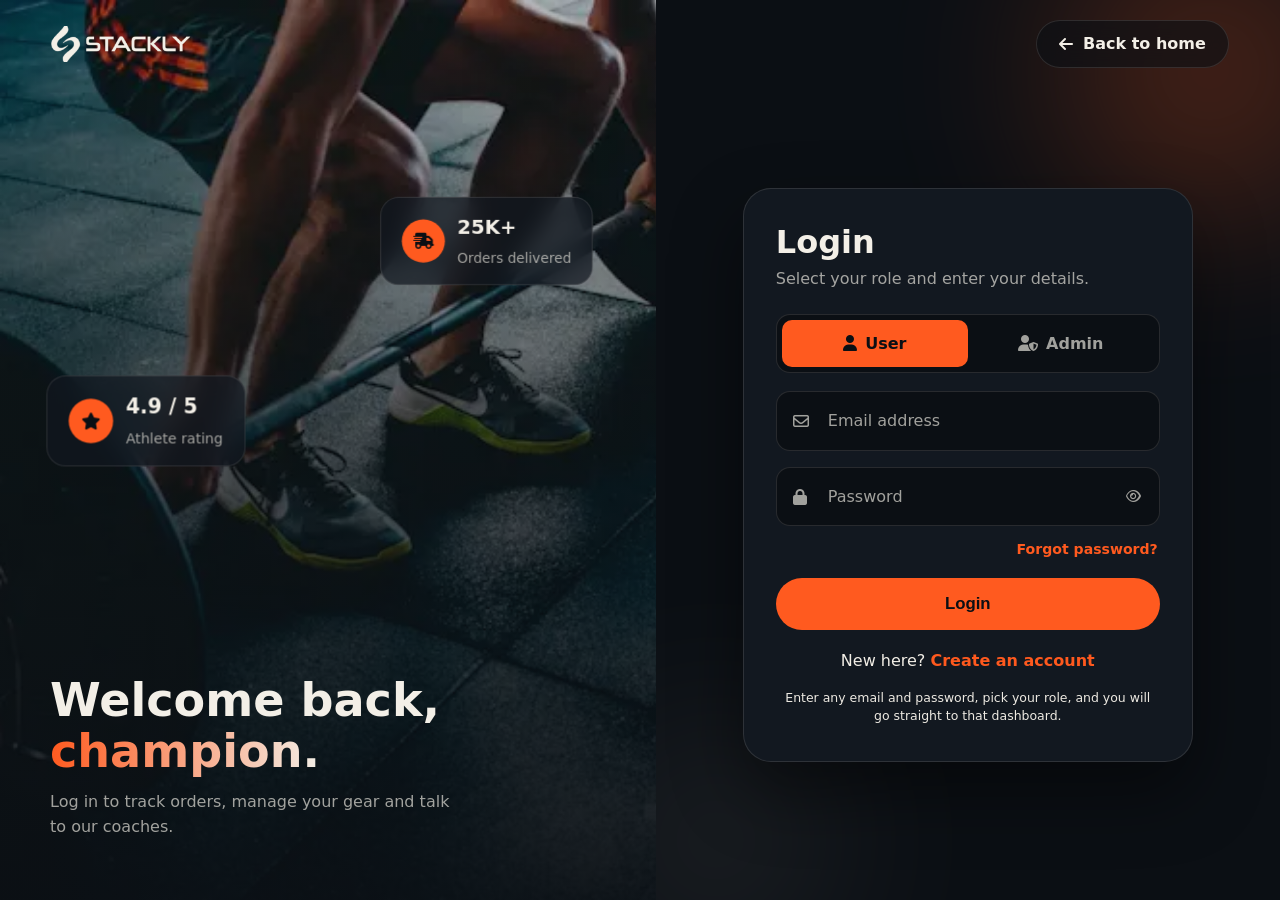
<file: admin.html>
<!DOCTYPE html>
<html lang="en">
<head>
<meta charset="UTF-8">
<meta name="viewport" content="width=device-width, initial-scale=1">
<title>Admin Dashboard | Stackly</title>
<link rel="stylesheet" href="https://cdnjs.cloudflare.com/ajax/libs/font-awesome/6.5.1/css/all.min.css">
<link rel="stylesheet" href="style.css">
</head>
<body class="dash admin" data-role="admin">
<div class="db"><aside class="sb"><a href="admin.html" class="logo"><img src="Assest/stackly-logo.webp" alt="Stackly logo"></a><small class="cap">Admin menu</small><button class="nv on" data-v="overview"><i class="fa-solid fa-chart-pie"></i><span>Overview</span></button><button class="nv" data-v="inbox"><i class="fa-solid fa-envelope"></i><span>Inbox</span><em class=bdg id=ibdg>0</em></button><button class="nv" data-v="users"><i class="fa-solid fa-users"></i><span>Users</span></button><button class="nv" data-v="orders"><i class="fa-solid fa-bag-shopping"></i><span>Orders</span></button><button class="nv lo" id="lo"><i class="fa-solid fa-right-from-bracket"></i><span>Logout</span></button></aside>
<div class="dov"></div>
<div class="mn"><header class="tb"><button class="ham" aria-label="Menu"><i class="fa-solid fa-bars"></i></button><h1 id="vt">Overview</h1><button class="bell" id="bell" aria-label="Inbox"><i class="fa-solid fa-bell"></i><b id="bb">0</b></button><div class="me"><img class="tav" src="Assest/sq29.webp" alt=""><div><b class="u-name"></b><small>admin</small></div></div></header>
<section class="dv on" data-v="overview"><div class="wel stg"><h2>Welcome back, <em class="u-name"></em></h2><p class="muted">Here is how the store is performing today.</p></div>
<div class="kgrid" id="kpis"></div>
<div class="og"><div class="panel stg"><h4>Monthly revenue</h4><div class="bars" id="bars"></div></div><div class="panel ringp stg"><h4>Monthly goal</h4><div class="ringw"><svg viewBox="0 0 120 120"><circle class="ring-bg" cx="60" cy="60" r="50"/><circle class="ring-fg" cx="60" cy="60" r="50"/></svg><b id="rtx">0%</b></div></div></div>
<div class="panel stg"><h4>Recent activity</h4><ul class="feed" id="feed"></ul></div></section>
<section class="dv" data-v="inbox"><div class="mtools stg"><div class="tabs" id="mt"><button class="on" data-f="all">All</button><button data-f="unread">Unread</button><button data-f="star">Starred</button></div><div class="msrch"><i class="fa-solid fa-magnifying-glass"></i><input id="mq" placeholder="Search emails..." aria-label="Search emails"></div><button class="btn btn-sm" id="cb"><i class="fa-solid fa-pen"></i> Compose</button></div>
<form class="panel cmpf" id="cf" hidden onsubmit="return false"><input id="ct" placeholder="To (email)" type="email" required><input id="cs" placeholder="Subject" required><textarea id="cm" rows="4" placeholder="Write your message..." required></textarea><button class="btn btn-sm" style="justify-self:start">Send <i class="fa-solid fa-paper-plane"></i></button></form>
<div class="mail stg"><div class="mlist" id="ml"></div><div class="mread" id="mr"><div class="empty"><div><i class="fa-regular fa-envelope-open" style="font-size:2.4rem;color:var(--acc)"></i><p>Select an email to read it</p></div></div></div></div></section>
<section class="dv" data-v="users"><div class="panel stg"><div class="ptop"><h4>All users</h4><input id="uq" placeholder="Search users..." aria-label="Search users"></div><div class="twrap"><table class="tbl"><thead><tr><th>Name</th><th>Email</th><th>Role</th><th>Status</th><th></th></tr></thead><tbody id="ub"></tbody></table></div></div></section>
<section class="dv" data-v="orders"><div class="panel stg"><div class="ptop"><h4>All orders</h4><div class="tabs" id="ot"><button class="on" data-f="all">All</button><button data-f="Delivered">Delivered</button><button data-f="Shipped">Shipped</button><button data-f="Processing">Processing</button></div></div><div class="twrap"><table class="tbl"><thead><tr><th>Order</th><th>Customer</th><th>Item</th><th>Amount</th><th>Status</th></tr></thead><tbody id="ob"></tbody></table></div></div></section>
</div></div>
<script src="https://cdnjs.cloudflare.com/ajax/libs/gsap/3.12.5/gsap.min.js"></script>
<script src="script.js"></script>
</body>
</html>
</file>
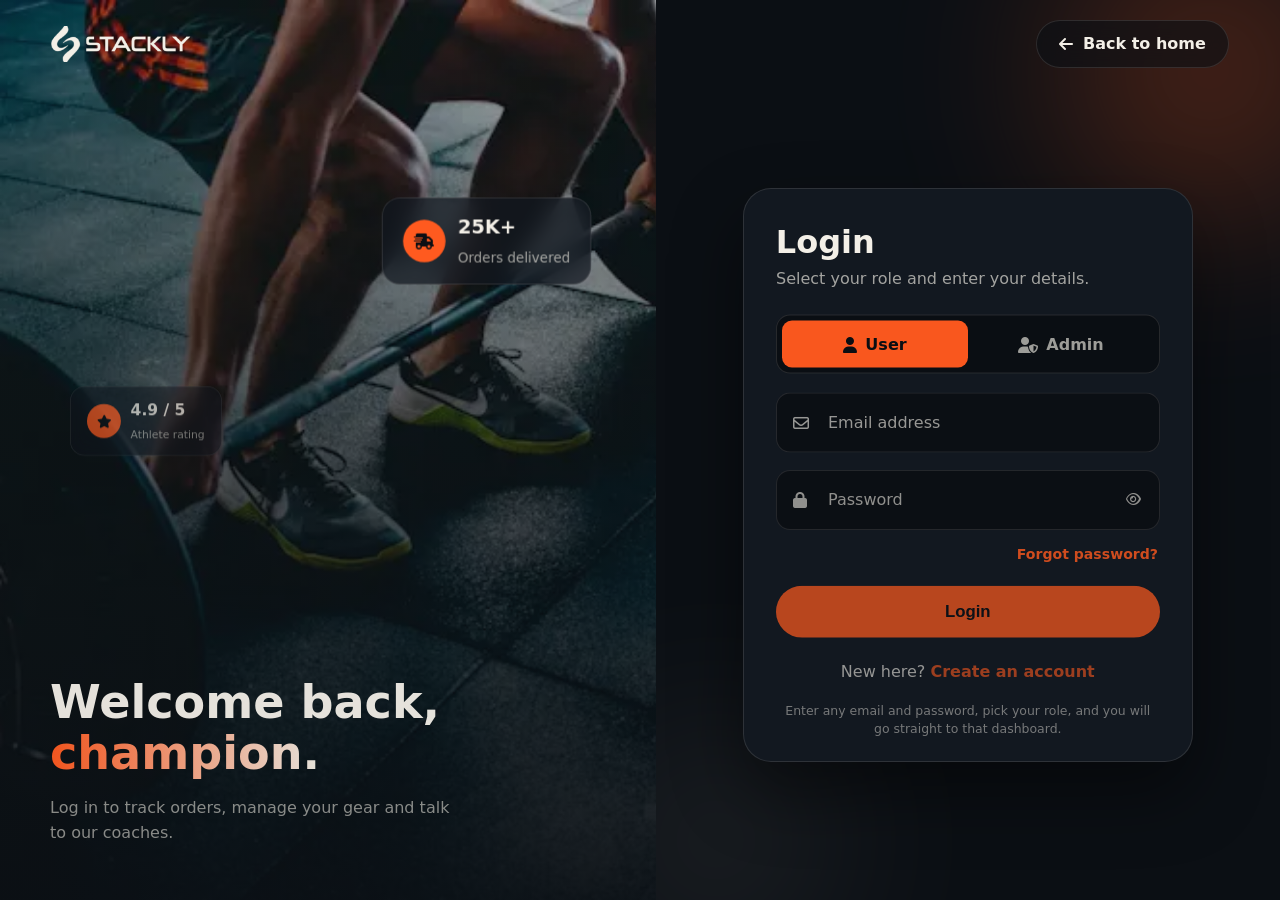
<file: login.html>
<!DOCTYPE html>
<html lang="en">
<head>
<meta charset="UTF-8">
<meta name="viewport" content="width=device-width, initial-scale=1">
<title>Login | Stackly</title>
<link rel="stylesheet" href="https://cdnjs.cloudflare.com/ajax/libs/font-awesome/6.5.1/css/all.min.css">
<link rel="stylesheet" href="style.css">
</head>
<body class="auth login">
<div class="au-top"><a href="index.html" class="logo"><img src="Assest/stackly-logo.webp" alt="Stackly logo"></a><a href="index.html" class="back"><i class="fa-solid fa-arrow-left"></i> Back to home</a></div>
<div class="au"><aside class="au-side"><img class="bg" src="Assest/sq1.webp" alt="">
<div class="glass gl1"><i class="fa-solid fa-truck-fast"></i><div><b>25K+</b><small>Orders delivered</small></div></div><div class="glass gl2"><i class="fa-solid fa-star"></i><div><b>4.9 / 5</b><small>Athlete rating</small></div></div>
<h2 class="rise">Welcome back,<br><em>champion.</em></h2><p class="muted rise">Log in to track orders, manage your gear and talk to our coaches.</p></aside><main class="au-main"><div class="orb2 ob1"></div><div class="orb2 ob2"></div><div class="au-card"><h1>Login</h1><p class="au-sub">Select your role and enter your details.</p><form id="af" novalidate><div class="seg" data-v="user"><i class="thumb"></i><label><input type="radio" name="role" value="user" checked><span><i class="fa-solid fa-user"></i> User</span></label><label><input type="radio" name="role" value="admin"><span><i class="fa-solid fa-user-shield"></i> Admin</span></label></div>

<div class="fld"><i class="fa-regular fa-envelope fic"></i><input type="email" id="em" placeholder=" " autocomplete="email"><label for="em">Email address</label></div>
<div class="fld"><i class="fa-solid fa-lock fic"></i><input type="password" id="pw" placeholder=" " ><label for="pw">Password</label><button type="button" class="eye" aria-label="Show password"><i class="fa-regular fa-eye"></i></button></div>
<div class="fp"><a href="404.html">Forgot password?</a></div>

<div class="amsg" id="amsg" role="alert"></div><button class="btn sbtn" id="sb"><span class="t">Login</span><i class="fa-solid fa-circle-notch fa-spin sp"></i><i class="fa-solid fa-check ok"></i></button>
<p class="alt">New here? <a href="signup.html">Create an account</a></p>
<p class="hint">Enter any email and password, pick your role, and you will go straight to that dashboard.</p></form></div></main></div>
<script src="https://cdnjs.cloudflare.com/ajax/libs/gsap/3.12.5/gsap.min.js"></script>
<script src="script.js"></script>
</body>
</html>
</file>
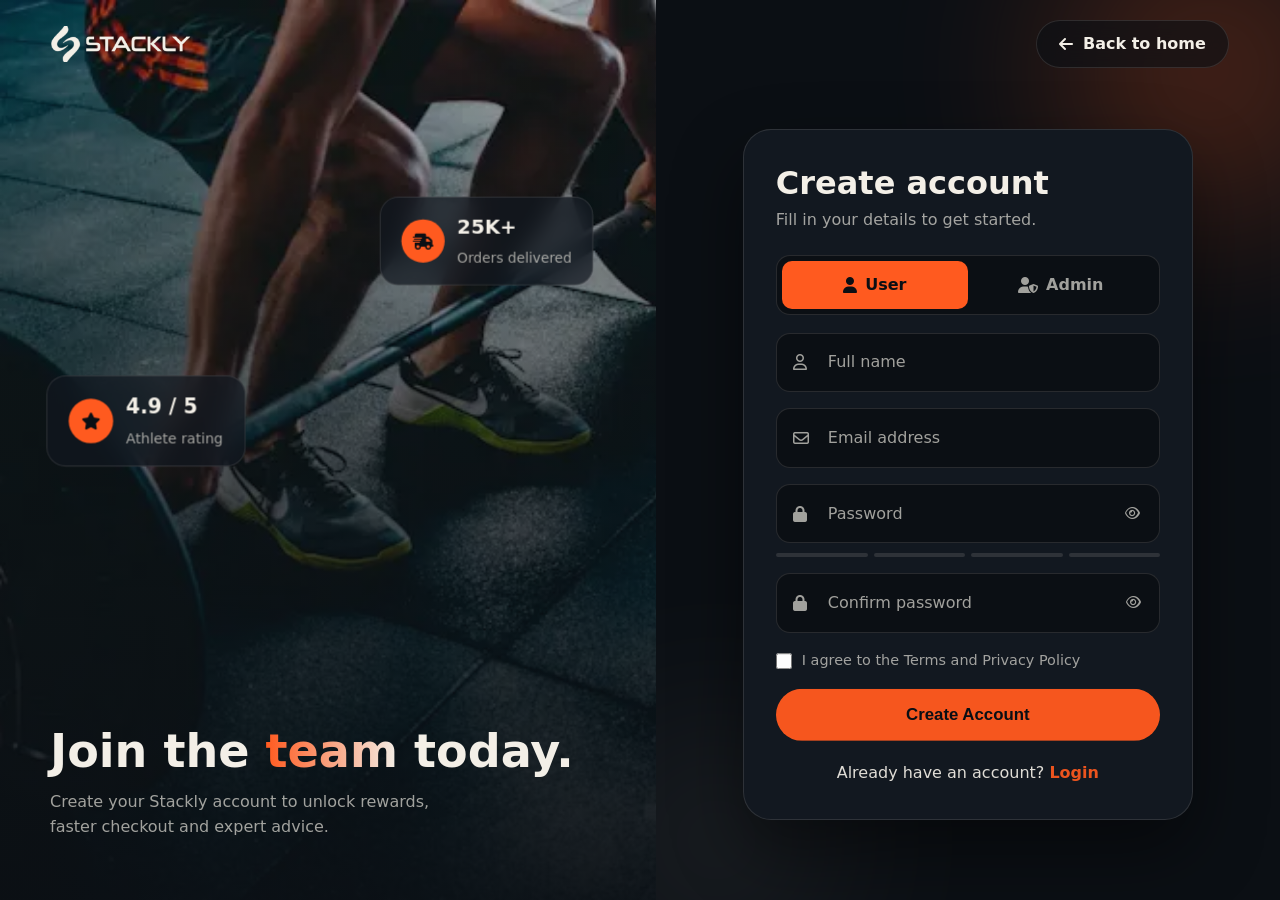
<file: signup.html>
<!DOCTYPE html>
<html lang="en">
<head>
<meta charset="UTF-8">
<meta name="viewport" content="width=device-width, initial-scale=1">
<title>Sign Up | Stackly</title>
<link rel="stylesheet" href="https://cdnjs.cloudflare.com/ajax/libs/font-awesome/6.5.1/css/all.min.css">
<link rel="stylesheet" href="style.css">
</head>
<body class="auth signup">
<div class="au-top"><a href="index.html" class="logo"><img src="Assest/stackly-logo.webp" alt="Stackly logo"></a><a href="index.html" class="back"><i class="fa-solid fa-arrow-left"></i> Back to home</a></div>
<div class="au"><aside class="au-side"><img class="bg" src="Assest/sq1.webp" alt="">
<div class="glass gl1"><i class="fa-solid fa-truck-fast"></i><div><b>25K+</b><small>Orders delivered</small></div></div><div class="glass gl2"><i class="fa-solid fa-star"></i><div><b>4.9 / 5</b><small>Athlete rating</small></div></div>
<h2 class="rise">Join the <em>team</em> today.</h2><p class="muted rise">Create your Stackly account to unlock rewards, faster checkout and expert advice.</p></aside><main class="au-main"><div class="orb2 ob1"></div><div class="orb2 ob2"></div><div class="au-card"><h1>Create account</h1><p class="au-sub">Fill in your details to get started.</p><form id="af" novalidate><div class="seg" data-v="user"><i class="thumb"></i><label><input type="radio" name="role" value="user" checked><span><i class="fa-solid fa-user"></i> User</span></label><label><input type="radio" name="role" value="admin"><span><i class="fa-solid fa-user-shield"></i> Admin</span></label></div>
<div class="fld"><i class="fa-regular fa-user  fic"></i><input type="text" id="nm" placeholder=" " autocomplete="name"><label for="nm">Full name</label></div>
<div class="fld"><i class="fa-regular fa-envelope fic"></i><input type="email" id="em" placeholder=" " autocomplete="email"><label for="em">Email address</label></div>
<div class="fld"><i class="fa-solid fa-lock fic"></i><input type="password" id="pw" placeholder=" " ><label for="pw">Password</label><button type="button" class="eye" aria-label="Show password"><i class="fa-regular fa-eye"></i></button></div>
<div class="str" id="str"><i></i><i></i><i></i><i></i></div><div class="fld"><i class="fa-solid fa-lock fic"></i><input type="password" id="pw2" placeholder=" " ><label for="pw2">Confirm password</label><button type="button" class="eye" aria-label="Show password"><i class="fa-regular fa-eye"></i></button></div><label class="tc"><input type="checkbox" id="tc"><span>I agree to the Terms and Privacy Policy</span></label>
<div class="amsg" id="amsg" role="alert"></div><button class="btn sbtn" id="sb"><span class="t">Create Account</span><i class="fa-solid fa-circle-notch fa-spin sp"></i><i class="fa-solid fa-check ok"></i></button>
<p class="alt">Already have an account? <a href="login.html">Login</a></p>
</form></div></main></div>
<script src="https://cdnjs.cloudflare.com/ajax/libs/gsap/3.12.5/gsap.min.js"></script>
<script src="script.js"></script>
</body>
</html>
</file>
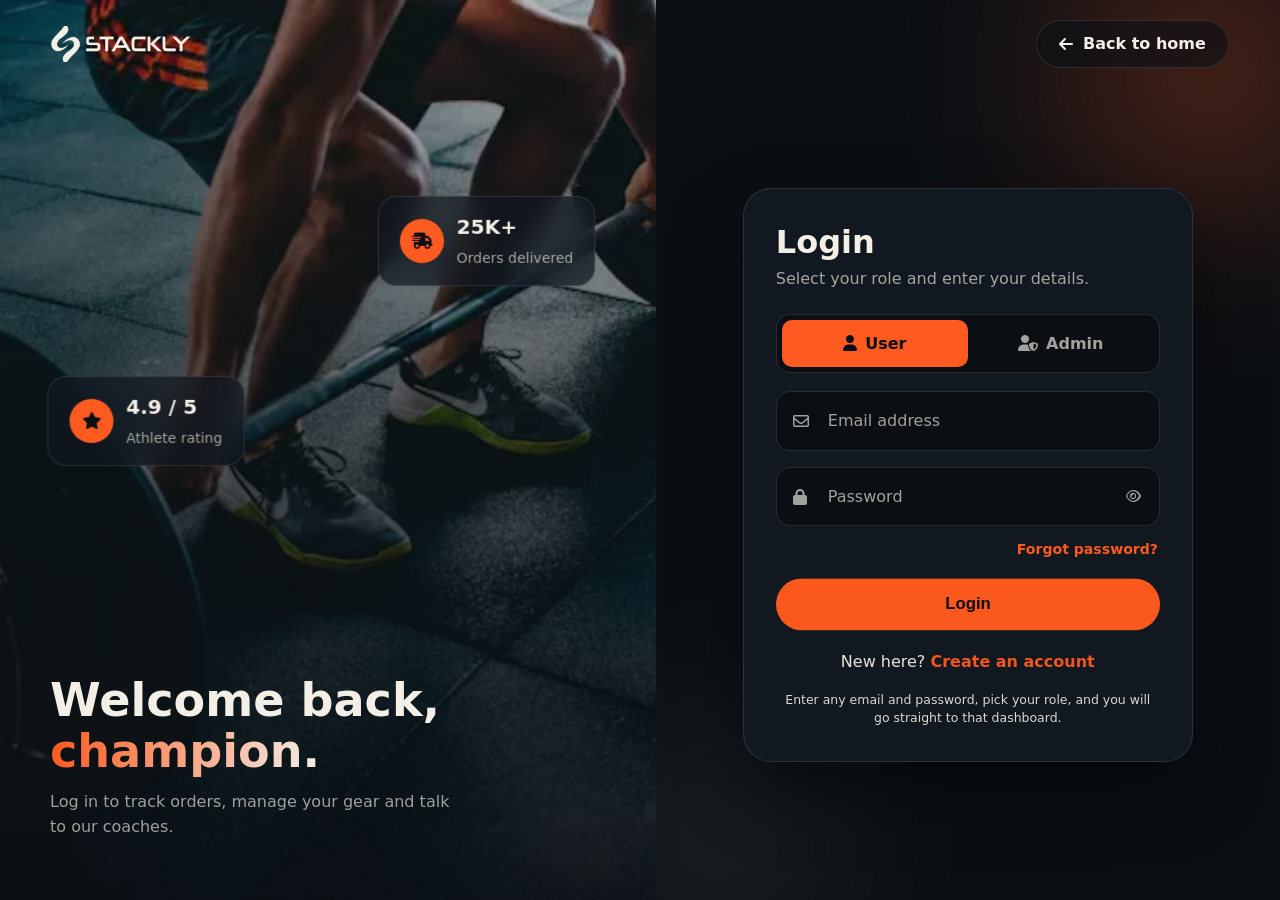
<file: user.html>
<!DOCTYPE html>
<html lang="en">
<head>
<meta charset="UTF-8">
<meta name="viewport" content="width=device-width, initial-scale=1">
<title>User Dashboard | Stackly</title>
<link rel="stylesheet" href="https://cdnjs.cloudflare.com/ajax/libs/font-awesome/6.5.1/css/all.min.css">
<link rel="stylesheet" href="style.css">
</head>
<body class="dash user" data-role="user">
<div class="db"><aside class="sb"><a href="user.html" class="logo"><img src="Assest/stackly-logo.webp" alt="Stackly logo"></a><small class="cap">Member menu</small><button class="nv on" data-v="overview"><i class="fa-solid fa-chart-pie"></i><span>Overview</span></button><button class="nv" data-v="inbox"><i class="fa-solid fa-envelope"></i><span>Inbox</span><em class=bdg id=ibdg>0</em></button><button class="nv" data-v="orders"><i class="fa-solid fa-bag-shopping"></i><span>My Orders</span></button><button class="nv" data-v="profile"><i class="fa-solid fa-user-gear"></i><span>Profile</span></button><button class="nv lo" id="lo"><i class="fa-solid fa-right-from-bracket"></i><span>Logout</span></button></aside>
<div class="dov"></div>
<div class="mn"><header class="tb"><button class="ham" aria-label="Menu"><i class="fa-solid fa-bars"></i></button><h1 id="vt">Overview</h1><button class="bell" id="bell" aria-label="Inbox"><i class="fa-solid fa-bell"></i><b id="bb">0</b></button><div class="me"><img class="tav" src="Assest/sq29.webp" alt=""><div><b class="u-name"></b><small>user</small></div></div></header>
<section class="dv on" data-v="overview"><div class="wel stg"><h2>Welcome back, <em class="u-name"></em></h2><p class="muted">Here is a quick look at your Stackly account.</p></div>
<div class="kgrid" id="kpis"></div>
<div class="og"><div class="panel stg"><h4>Monthly activity</h4><div class="bars" id="bars"></div></div><div class="panel ringp stg"><h4>Reward level</h4><div class="ringw"><svg viewBox="0 0 120 120"><circle class="ring-bg" cx="60" cy="60" r="50"/><circle class="ring-fg" cx="60" cy="60" r="50"/></svg><b id="rtx">0%</b></div></div></div>
<div class="panel stg"><h4>Recent activity</h4><ul class="feed" id="feed"></ul></div></section>
<section class="dv" data-v="inbox"><div class="mtools stg"><div class="tabs" id="mt"><button class="on" data-f="all">All</button><button data-f="unread">Unread</button><button data-f="star">Starred</button></div><div class="msrch"><i class="fa-solid fa-magnifying-glass"></i><input id="mq" placeholder="Search emails..." aria-label="Search emails"></div><button class="btn btn-sm" id="cb"><i class="fa-solid fa-pen"></i> Compose</button></div>
<form class="panel cmpf" id="cf" hidden onsubmit="return false"><input id="ct" placeholder="To (email)" type="email" required><input id="cs" placeholder="Subject" required><textarea id="cm" rows="4" placeholder="Write your message..." required></textarea><button class="btn btn-sm" style="justify-self:start">Send <i class="fa-solid fa-paper-plane"></i></button></form>
<div class="mail stg"><div class="mlist" id="ml"></div><div class="mread" id="mr"><div class="empty"><div><i class="fa-regular fa-envelope-open" style="font-size:2.4rem;color:var(--acc)"></i><p>Select an email to read it</p></div></div></div></div></section>

<section class="dv" data-v="orders"><div class="panel stg"><div class="ptop"><h4>My orders</h4><div class="tabs" id="ot"><button class="on" data-f="all">All</button><button data-f="Delivered">Delivered</button><button data-f="Shipped">Shipped</button><button data-f="Processing">Processing</button></div></div><div class="twrap"><table class="tbl"><thead><tr><th>Order</th><th>Item</th><th>Date</th><th>Amount</th><th>Status</th></tr></thead><tbody id="ob"></tbody></table></div></div></section>
<section class="dv" data-v="profile"><div class="panel stg"><h4>Your profile</h4><form class="pf" id="pf" onsubmit="return false"><label>Full name<input id="pn"></label><label>Email<input id="pe" type="email"></label><label>Phone<input id="pp" placeholder="+91 98765 43210"></label><label>City<input id="pc" placeholder="Chennai"></label><label class="full">Address<textarea id="pa" rows="3" placeholder="Street, area"></textarea></label><button class="btn full" style="justify-content:center">Save changes</button></form></div></section></div></div>
<script src="https://cdnjs.cloudflare.com/ajax/libs/gsap/3.12.5/gsap.min.js"></script>
<script src="script.js"></script>
</body>
</html>
</file>
<file: style.css>
:root{--bg:#0b0f14;--bg2:#121820;--cream:#f3efe7;--acc:#ff5a1f;--mut:rgba(243,239,231,.65);--line:rgba(243,239,231,.12)}
*{margin:0;padding:0;box-sizing:border-box}
html{scroll-behavior:smooth}
body{font-family:'Segoe UI',system-ui,sans-serif;background:var(--bg);color:var(--cream);overflow-x:hidden;line-height:1.6}
img{max-width:100%;display:block;background:var(--bg2)}
a{color:inherit;text-decoration:none}
ul{list-style:none}
em{font-style:normal;color:var(--acc)}
.wrap{width:min(1200px,92%);margin:auto}
.sec{padding:100px 0;position:relative;overflow:hidden}
.dark{background:var(--bg2)}
h1,h2,h3,h4{line-height:1.1;font-weight:800}
h2{font-size:clamp(2rem,4.5vw,3.4rem);margin:12px 0 20px}
.muted,p.muted{color:var(--mut)}
.tag{display:inline-flex;gap:8px;align-items:center;padding:6px 16px;border:1px solid var(--line);border-radius:50px;font-size:.8rem;letter-spacing:2px;text-transform:uppercase;color:var(--acc);background:rgba(255,90,31,.08)}
.head{text-align:center;margin-bottom:50px}
.btn{display:inline-flex;align-items:center;gap:10px;padding:14px 30px;background:var(--acc);color:var(--bg);font-weight:700;border:0;border-radius:50px;cursor:pointer;transition:.3s;font-size:1rem;position:relative;overflow:hidden}
.btn:hover{box-shadow:0 10px 30px rgba(255,90,31,.45);background:var(--cream)}
.btn.ghost{background:transparent;color:var(--cream);border:1px solid var(--line)}
.btn.ghost:hover{background:var(--cream);color:var(--bg)}
.btn-sm{padding:10px 22px;font-size:.9rem}
.loader{animation:hideLoader .4s 4s forwards;position:fixed;inset:0;background:var(--bg);z-index:999;display:grid;place-items:center}
.loader img{width:180px;animation:pulse 1s infinite alternate}
@keyframes pulse{to{opacity:.3;transform:scale(1.08)}}
/* header */
.header{position:fixed;top:0;left:0;width:100%;z-index:100;display:grid;grid-template-columns:1fr auto 1fr;align-items:center;padding:16px 4%;transition:.4s}
.header.scrolled{background:rgba(11,15,20,.85);backdrop-filter:blur(14px);padding:10px 4%;border-bottom:1px solid var(--line)}
.logo img{width:150px;height:auto}
.nav{display:flex;gap:34px}
.nav a:not(.btn){position:relative;font-weight:600;padding:4px 0;transition:.3s}
.nav a:not(.btn)::after{content:"";position:absolute;left:0;bottom:-2px;width:0;height:2px;background:var(--acc);transition:.3s}
.nav a:hover,.nav a.active{color:var(--acc)}
.nav a:hover::after,.nav a.active::after{width:100%}
.nav-login{display:none}
.head-right{justify-self:end;display:flex;gap:14px;align-items:center}
.burger{display:none;background:none;border:1px solid var(--line);color:var(--cream);width:44px;height:44px;border-radius:50%;font-size:1.1rem;cursor:pointer}
/* hero */
.hero{min-height:100vh;display:flex;align-items:center;padding:120px 0 80px;position:relative;overflow:hidden;background:radial-gradient(circle at 80% 30%,#1a232e,var(--bg) 60%)}
.orb{position:absolute;border-radius:50%;filter:blur(90px);opacity:.35;pointer-events:none}
.o1{width:350px;height:350px;background:var(--acc);top:-80px;left:-100px}
.o2{width:300px;height:300px;background:var(--cream);opacity:.1;bottom:-60px;right:10%}
.hero-grid{display:grid;grid-template-columns:1.1fr 1fr;gap:40px;align-items:center;position:relative;z-index:2}
.hero h1{font-size:clamp(2.8rem,7vw,5.6rem);margin:20px 0;text-transform:uppercase}
.line{display:block;overflow:hidden}.line span{display:block}
.hero p{color:var(--mut);max-width:480px;margin-bottom:30px}
.hero-btns{display:flex;gap:16px;flex-wrap:wrap}
.hero-mini{display:flex;gap:34px;margin-top:40px;flex-wrap:wrap}
.hero-mini b{font-size:1.7rem;display:block;color:var(--acc)}.hero-mini small{color:var(--mut)}
.hero-art{position:relative;height:560px}
.hi{position:absolute;border-radius:24px;overflow:hidden;border:1px solid var(--line);box-shadow:0 30px 60px rgba(0,0,0,.5)}
.hi img{width:100%;height:100%;object-fit:cover}
.h1{width:58%;height:70%;top:5%;left:20%}.h2{width:38%;height:36%;top:0;right:0}.h3{width:42%;height:34%;bottom:2%;left:0}
.chip{position:absolute;width:62px;height:62px;border-radius:50%;display:grid;place-items:center;background:var(--acc);color:var(--bg);font-size:1.4rem;animation:float 4s ease-in-out infinite}
.c1{right:6%;bottom:22%}.c2{left:2%;top:25%;background:var(--cream);animation-delay:1s}.c3{right:30%;bottom:0;animation-delay:2s}
@keyframes float{50%{margin-top:-18px}}
.ring{position:absolute;width:170px;height:170px;right:2%;bottom:8%;animation:spin 18s linear infinite;z-index:3}
.ring text{fill:var(--cream);font-size:15px;font-weight:700;letter-spacing:2px}
@keyframes spin{to{transform:rotate(360deg)}}
.scroll{position:absolute;bottom:24px;left:50%;transform:translateX(-50%);animation:bounce 1.6s infinite;color:var(--acc)}
@keyframes bounce{50%{transform:translate(-50%,10px)}}
/* marquee */
.marquee{background:var(--acc);color:var(--bg);overflow:hidden;padding:18px 0;transform:rotate(-1deg);margin:0 -2%}
.track{display:flex;gap:60px;width:max-content;animation:scrollx 25s linear infinite;font-size:1.4rem;font-weight:800;text-transform:uppercase}
.track span{display:flex;gap:12px;align-items:center;white-space:nowrap}
@keyframes scrollx{to{transform:translateX(-50%)}}
/* generic grids */
.two{display:grid;grid-template-columns:1fr 1fr;gap:60px;align-items:center}
.grid4{display:grid;grid-template-columns:repeat(4,1fr);gap:24px}
.grid3{display:grid;grid-template-columns:repeat(3,1fr);gap:24px}
/* about */
.about-imgs{position:relative;height:520px}
.about-imgs .reveal{position:absolute;overflow:hidden;border-radius:24px}
.about-imgs .reveal:first-child{width:72%;height:80%;top:0;left:0}
.about-imgs .reveal:nth-child(2){width:50%;height:50%;bottom:0;right:0;border:6px solid var(--bg)}
.about-imgs img{width:100%;height:100%;object-fit:cover}
.badge{position:absolute;left:4%;bottom:6%;background:var(--acc);color:var(--bg);width:120px;height:120px;border-radius:50%;display:grid;place-content:center;text-align:center;animation:float 4s infinite;line-height:1.2}
.badge b{font-size:2rem}
.ticks{margin:22px 0 30px;display:grid;gap:12px}.ticks i{color:var(--acc);margin-right:8px}
/* categories */
.cats{display:grid;grid-template-columns:repeat(4,1fr);grid-auto-rows:240px;gap:20px}
.cat{position:relative;border-radius:22px;overflow:hidden;cursor:pointer;transform-style:preserve-3d}
.cat.big{grid-column:span 2;grid-row:span 2}
.cat img{width:100%;height:100%;object-fit:cover;transition:.8s}
.cat:hover img{transform:scale(1.12)}
.cat::after{content:"";position:absolute;inset:0;background:linear-gradient(transparent 40%,rgba(11,15,20,.9))}
.cat h3{position:absolute;left:20px;bottom:18px;z-index:2;font-size:1.4rem;display:flex;gap:10px;align-items:center}
.cat:hover h3{color:var(--acc)}
/* products */
.card{background:var(--bg2);border:1px solid var(--line);border-radius:22px;padding:14px;transition:.4s}
.card:hover{transform:translateY(-10px);border-color:var(--acc)}
.pimg{position:relative;border-radius:16px;overflow:hidden;aspect-ratio:1;margin-bottom:14px}
.pimg img{width:100%;height:100%;object-fit:cover;transition:.7s}
.card:hover img,.post:hover img{transform:scale(1.1) rotate(1.5deg)}
.sale{position:absolute;top:12px;left:12px;background:var(--acc);color:var(--bg);font-weight:700;font-size:.75rem;padding:4px 12px;border-radius:30px}
.card h4{font-size:1.1rem;margin-bottom:6px}.stars{color:var(--acc);font-size:.8rem;margin-bottom:10px}
.price{display:flex;align-items:center;gap:10px}.price b{font-size:1.3rem}.price s{color:var(--mut);font-size:.9rem}
.price button{margin-left:auto;width:42px;height:42px;border-radius:50%;border:0;background:var(--cream);color:var(--bg);cursor:pointer;transition:.3s}
.price button:hover{background:var(--acc);transform:rotate(15deg) scale(1.1)}
/* services */
.srv{padding:34px 26px;border:1px solid var(--line);border-radius:22px;background:var(--bg);transition:.4s;position:relative;overflow:hidden}
.srv::before{content:"";position:absolute;inset:auto 0 0 0;height:0;background:var(--acc);transition:.4s;z-index:0}
.srv:hover::before{height:100%}.srv>*{position:relative;z-index:1}
.srv:hover{color:var(--bg)}.srv:hover p{color:var(--bg)}.srv:hover i{color:var(--bg)}
.srv i{font-size:2.2rem;color:var(--acc);margin-bottom:18px;transition:.4s}.srv h4{margin-bottom:8px}.srv p{color:var(--mut);transition:.4s}
/* stats */
.stats{background:var(--acc);color:var(--bg);padding:70px 0;text-align:center}
.stats b{display:block;font-size:clamp(2.2rem,5vw,3.6rem);font-weight:900}.stats small{font-weight:700;text-transform:uppercase;letter-spacing:1px}
/* gallery */
.gal{display:grid;grid-template-columns:repeat(4,1fr);gap:20px;height:560px}
.gal>div{overflow:hidden;border-radius:22px}
.gal img{width:100%;height:130%;object-fit:cover}
.g1,.g3{margin-top:40px}.g2,.g4{margin-bottom:40px}
/* reviews */
.rev{background:var(--bg);border:1px solid var(--line);border-radius:22px;padding:30px;transition:.4s}
.rev:hover{transform:translateY(-8px);border-color:var(--acc)}
.rev>i{color:var(--acc);font-size:1.8rem;margin-bottom:14px}.rev p{color:var(--mut);margin-bottom:22px}
.who{display:flex;gap:14px;align-items:center}.who img{width:52px;height:52px;border-radius:50%;object-fit:cover;border:2px solid var(--acc)}.who small{display:block;color:var(--mut)}
/* blog */
.post .pimg{aspect-ratio:4/3}.post small{color:var(--acc)}.post h4{font-size:1.3rem;margin:8px 0 12px}
.post a{color:var(--acc);font-weight:700}.post a i{transition:.3s}.post a:hover i{margin-left:8px}
/* cta */
.cta{position:relative;padding:110px 0;text-align:center;overflow:hidden}
.cta>img{position:absolute;inset:0;width:100%;height:100%;object-fit:cover}
.cta::before{content:"";position:absolute;inset:0;background:rgba(11,15,20,.8);z-index:1}
.cta .wrap{position:relative;z-index:2}
.sub{display:flex;gap:10px;max-width:520px;margin:20px auto 0;background:var(--cream);padding:6px;border-radius:50px}
.sub input{flex:1;min-width:0;border:0;background:none;padding:0 18px;outline:0;color:var(--bg);font-size:1rem}
/* contact */
.info{display:grid;gap:16px;margin:24px 0}.info i,.social a{color:var(--acc)}.info i{width:40px;height:40px;border:1px solid var(--line);border-radius:50%;display:inline-grid;place-items:center;margin-right:12px}
.social{display:flex;gap:12px}.social a{width:44px;height:44px;border:1px solid var(--line);border-radius:50%;display:grid;place-items:center;transition:.3s}
.social a:hover{background:var(--acc);color:var(--bg);transform:translateY(-5px)}
.form{display:grid;gap:14px;background:var(--bg2);padding:34px;border-radius:24px;border:1px solid var(--line)}
.form input,.form textarea{width:100%;padding:15px 18px;background:var(--bg);border:1px solid var(--line);border-radius:14px;color:var(--cream);font:inherit;outline:0;transition:.3s;resize:none}
.form input:focus,.form textarea:focus{border-color:var(--acc)}.form .btn{justify-content:center}
/* footer */
.footer{background:var(--bg2);padding:70px 0 20px;border-top:1px solid var(--line)}
.fgrid{display:grid;grid-template-columns:1.4fr 1fr 1fr 1.5fr 1fr;gap:40px}
.flogo{width:160px;margin-bottom:14px}.fgrid h5{margin-bottom:14px;font-size:1.1rem}.fgrid a:not(.social a){display:block;color:var(--mut);margin-bottom:8px;transition:.3s}.fgrid a:hover{color:var(--acc);padding-left:6px}
.copy{text-align:center;color:var(--mut);margin-top:40px;padding-top:20px;border-top:1px solid var(--line);font-size:.9rem}
.fbrand .flogo-link{display:inline-block;margin:0 0 14px;padding:0;transition:.3s}
.fbrand .flogo-link:hover{transform:scale(1.06);filter:drop-shadow(0 0 12px rgba(255,90,31,.5))}
.fbrand .flogo{margin:0}
.fcontact{display:grid;gap:12px;color:var(--mut);font-size:.95rem}
.fcontact i{color:var(--acc);width:22px}
.fgrid .social{flex-wrap:wrap}
.top{position:fixed;right:20px;bottom:20px;width:46px;height:46px;border-radius:50%;border:0;background:var(--acc);color:var(--bg);cursor:pointer;opacity:0;pointer-events:none;transition:.3s;z-index:90}
.top.show{opacity:1;pointer-events:auto}
/* responsive */
@media(max-width:1024px){
 .grid4{grid-template-columns:repeat(2,1fr)}.grid3{grid-template-columns:repeat(2,1fr)}
 .cats{grid-template-columns:repeat(2,1fr)}.fgrid{grid-template-columns:1fr 1fr}.fbrand{grid-column:span 2}
 .nav{gap:20px}
}
@media(max-width:900px){
 .header{grid-template-columns:1fr auto}
 .burger{display:block}body:not(.auth) .login{display:none}.nav-login{display:inline-flex;margin-top:10px}
 .nav{position:fixed;top:0;right:-100%;height:100vh;width:min(320px,80%);background:var(--bg2);flex-direction:column;justify-content:center;align-items:center;gap:26px;font-size:1.2rem;transition:.5s;border-left:1px solid var(--line)}
 .nav.open{right:0}
 .hero-grid,.two{grid-template-columns:1fr}
 .hero-art{height:440px;max-width:520px;margin:20px auto 0;width:100%}
 .about-imgs{height:440px}
 .sec{padding:70px 0}
 .gal{height:420px;gap:12px}
}
@media(max-width:600px){
 .grid4,.grid3,.fgrid{grid-template-columns:1fr}.fbrand{grid-column:auto}
 .cats{grid-template-columns:1fr 1fr;grid-auto-rows:170px;gap:12px}.cat.big{grid-column:span 2;grid-row:span 1}
 .logo img{width:120px}.hero-art{height:360px}.ring{width:110px;height:110px}.chip{width:48px;height:48px;font-size:1.1rem}
 .about-imgs{height:340px}.badge{width:90px;height:90px;font-size:.7rem}.badge b{font-size:1.4rem}
 .gal{grid-template-columns:1fr 1fr;height:auto;grid-auto-rows:220px}.g1,.g2,.g3,.g4{margin:0}
 .sub{flex-direction:column;border-radius:24px;padding:10px}.sub input{padding:12px}
 .form{padding:22px}
}
@keyframes hideLoader{to{opacity:0;visibility:hidden;pointer-events:none}}

/* ===== Creative layer v2 ===== */
html{overflow-x:clip}body.lock{overflow:hidden}
.progress{position:fixed;top:0;left:0;height:3px;width:100%;background:var(--acc);transform:scaleX(0);transform-origin:left;z-index:200}
.cursor{position:fixed;left:0;top:0;width:14px;height:14px;margin:-7px 0 0 -7px;border-radius:50%;background:var(--acc);pointer-events:none;z-index:300;mix-blend-mode:difference;transition:width .3s,height .3s,margin .3s,opacity .3s}
.cursor.big{width:60px;height:60px;margin:-30px 0 0 -30px;opacity:.45}
h1 em,h2 em{background:linear-gradient(90deg,var(--acc),var(--cream),var(--acc));background-size:200% 100%;-webkit-background-clip:text;background-clip:text;color:transparent;animation:shine 3.5s linear infinite}
@keyframes shine{to{background-position:-200% 0}}
.hi img{animation:kb 14s ease-in-out infinite alternate}@keyframes kb{to{transform:scale(1.14)}}
.sec>.wrap{position:relative;z-index:1}
.sec.dark::before{content:"";position:absolute;width:420px;height:420px;border-radius:50%;background:var(--acc);filter:blur(130px);opacity:.13;top:-120px;right:-120px;animation:drift 12s ease-in-out infinite alternate;pointer-events:none}
@keyframes drift{to{transform:translate(-160px,200px)}}
.marquee:hover .track{animation-play-state:paused}
.cat img{transition:scale .8s}.cat:hover img{scale:1.12}
.cat h3 i{opacity:0;transform:translate(-10px,10px);transition:.4s}.cat:hover h3 i{opacity:1;transform:none}
.pimg::after{content:"";position:absolute;top:0;left:-120%;width:60%;height:100%;background:linear-gradient(100deg,transparent,rgba(255,255,255,.35),transparent);transform:skewX(-20deg);transition:.9s;pointer-events:none}
.card:hover .pimg::after,.post:hover .pimg::after{left:140%}
.price button:active{animation:pop .4s}@keyframes pop{50%{transform:scale(1.4)}}
.srv i{display:inline-block;transition:transform .8s,color .4s}.srv:hover i{transform:rotateY(360deg) scale(1.15)}
.stats{background-image:repeating-linear-gradient(45deg,rgba(11,15,20,.07) 0 20px,transparent 20px 40px);background-size:57px 57px;animation:stripe 3s linear infinite}
@keyframes stripe{to{background-position:57px 0}}
.rev>i{display:inline-block;animation:swing 3s ease-in-out infinite;transform-origin:top}@keyframes swing{50%{transform:rotate(14deg)}}
@media(hover:hover){.gal img{filter:grayscale(1);transition:filter .6s}.gal>div:hover img{filter:none}}
.cta h2 em{display:inline-block;animation:shine 3.5s linear infinite,beat 2s ease-in-out infinite}@keyframes beat{50%{transform:scale(1.08)}}
.form input:focus,.form textarea:focus{box-shadow:0 0 0 4px rgba(255,90,31,.18)}
.btn{min-height:44px}.btn::after{content:"";position:absolute;top:0;left:-100%;width:60%;height:100%;background:linear-gradient(100deg,transparent,rgba(255,255,255,.4),transparent);transition:.7s}.btn:hover::after{left:150%}
/* mobile polish */
@media(max-width:900px){
 .hero{min-height:100svh;padding:110px 0 70px}
 .hero-text{text-align:center}.hero p{margin-left:auto;margin-right:auto}.hero-btns,.hero-mini{justify-content:center}
 .marquee{transform:none;margin:0}.track{font-size:1.1rem;gap:36px}
 .sec.dark::before{width:260px;height:260px}
 .head{margin-bottom:34px}.two{gap:40px}.stats{padding:50px 0}
}
@media(max-width:600px){
 body{font-size:15px}.header{padding:12px 4%}
 .hero h1{font-size:clamp(2.3rem,12vw,3.2rem)}.scroll{display:none}.hero-mini{gap:22px}
 .btn{padding:12px 24px}.hero-btns .btn{flex:1;justify-content:center;min-width:140px}
 .stats .grid4{grid-template-columns:1fr 1fr;gap:26px 12px}
 .srv,.rev,.card{padding:22px 18px}.card{padding:12px}
 #reviews .grid3{display:flex;overflow-x:auto;scroll-snap-type:x mandatory;gap:14px;margin:0 -4%;padding:0 4% 12px;-webkit-overflow-scrolling:touch}
 #reviews .rev{flex:0 0 86%;scroll-snap-align:center}
 .cta{padding:80px 0}.footer{padding:50px 0 20px}.top{right:14px;bottom:14px}
}
@media(prefers-reduced-motion:reduce){*{animation-duration:.01ms!important;transition-duration:.01ms!important}html{scroll-behavior:auto}}

/* ===== Creative layer v3 ===== */
.conf{position:fixed;width:9px;height:9px;border-radius:50%;pointer-events:none;z-index:400}
/* hero */
.hero::before{content:"SPORTS";position:absolute;left:50%;bottom:-2vw;transform:translateX(-50%);font-size:24vw;font-weight:900;line-height:1;color:transparent;-webkit-text-stroke:1px rgba(243,239,231,.07);pointer-events:none;z-index:0}
.hero::after{content:"";position:absolute;inset:0;background:radial-gradient(420px circle at var(--mx,70%) var(--my,30%),rgba(255,90,31,.16),transparent 60%);pointer-events:none;z-index:1}
.ptc{position:absolute;bottom:-40px;color:var(--cream);opacity:.12;z-index:1;pointer-events:none;animation:rise linear infinite}
@keyframes rise{to{transform:translateY(-115vh) rotate(360deg)}}
/* marquee row 2 */
.marquee.rev{background:var(--bg2);color:transparent;-webkit-text-stroke:1px var(--cream);transform:rotate(1deg);margin-top:-22px}
.marquee.rev .track{animation-direction:reverse;animation-duration:34s}
.marquee.rev i{color:var(--acc);-webkit-text-stroke:0}
/* about */
.badge::before{content:"";position:absolute;inset:-10px;border:2px dashed var(--acc);border-radius:50%;animation:spin 12s linear infinite}
.about-imgs::before{content:"";position:absolute;right:-6px;top:-18px;width:140px;height:140px;background:radial-gradient(var(--acc) 2px,transparent 2px) 0 0/16px 16px;opacity:.5;animation:drift2 6s ease-in-out infinite alternate}
@keyframes drift2{to{transform:translate(-14px,14px)}}
/* categories */
.cats{counter-reset:c}
.cat::before{counter-increment:c;content:"0" counter(c);position:absolute;top:12px;right:18px;z-index:2;font-weight:900;font-size:1.7rem;color:transparent;-webkit-text-stroke:1px var(--cream);transition:.4s}
.cat:hover::before{color:var(--acc);-webkit-text-stroke:0;transform:scale(1.2)}
/* products */
.heart{position:absolute;top:12px;right:12px;z-index:3;width:36px;height:36px;border-radius:50%;border:0;background:rgba(11,15,20,.7);color:var(--cream);cursor:pointer;transition:.3s}
.heart:hover,.heart.on{color:var(--acc);transform:scale(1.15)}
.cartfab{position:fixed;left:14px;bottom:14px;z-index:90;width:52px;height:52px;border-radius:50%;border:0;background:var(--acc);color:var(--bg);font-size:1.1rem;cursor:pointer;box-shadow:0 8px 24px rgba(255,90,31,.4)}
.cartfab span{position:absolute;top:-4px;right:-4px;min-width:20px;height:20px;border-radius:10px;background:var(--cream);font-size:.72rem;font-weight:800;display:grid;place-items:center}
/* services */
@property --a{syntax:"<angle>";initial-value:0deg;inherits:false}
#services .grid4{counter-reset:s}.srv{counter-increment:s}
.srv::after{content:"0" counter(s);position:absolute;top:8px;right:16px;font-size:3rem;font-weight:900;line-height:1;color:transparent;-webkit-text-stroke:1px var(--line);z-index:1}
.srv:hover{border-color:transparent;background:linear-gradient(var(--bg),var(--bg)) padding-box,conic-gradient(from var(--a),var(--acc),var(--cream),var(--acc)) border-box;animation:rot 3s linear infinite}
@keyframes rot{to{--a:360deg}}
/* lookbook */
.gal>div{position:relative}
.gal>div::after{content:attr(data-label);position:absolute;left:18px;bottom:16px;font-weight:800;font-size:1.2rem;text-transform:uppercase;text-shadow:0 2px 12px #000;opacity:0;transform:translateY(20px);transition:.5s}
.gal>div:hover::after{opacity:1;transform:none}
@media(hover:none){.gal>div::after{opacity:1;transform:none}}
@media(min-width:901px) and (hover:hover){.gal{display:flex}.gal>div{flex:1;transition:flex .7s cubic-bezier(.7,0,.2,1)}.gal>div:hover{flex:2.6}}
/* reviews */
.rev{transition:translate .5s,box-shadow .5s,border-color .5s,transform .4s}
.rev.on{translate:0 -10px;border-color:var(--acc);box-shadow:0 20px 50px rgba(255,90,31,.2)}
/* contact + footer */
.info li:first-child i{position:relative}
.info li:first-child i::after{content:"";position:absolute;inset:-1px;border-radius:50%;border:2px solid var(--acc);animation:rip 2s infinite}
@keyframes rip{to{transform:scale(1.9);opacity:0}}
.footer{position:relative;overflow:hidden}
.footer::after{content:"STACKLY";position:absolute;left:50%;bottom:-3vw;transform:translateX(-50%);font-size:18vw;font-weight:900;line-height:1;color:transparent;-webkit-text-stroke:1px rgba(243,239,231,.07);pointer-events:none}
.footer .wrap,.copy{position:relative;z-index:1}
@media(max-width:600px){.hero::before{font-size:30vw}.cartfab{width:46px;height:46px}.marquee.rev{margin-top:0}}

/* ===== About page (paste at the end of style.css) ===== */
body.about{overflow-x:visible}
.ab-hero{position:relative;min-height:80vh;display:grid;place-items:center;text-align:center;padding:140px 0 80px;overflow:hidden}
.ab-hero>img{position:absolute;inset:0;width:100%;height:100%;object-fit:cover;animation:kb 16s ease-in-out infinite alternate}
.ab-hero::before{content:"";position:absolute;inset:0;background:linear-gradient(rgba(11,15,20,.55),var(--bg));z-index:1}
.curtain{position:absolute;inset:0;display:flex;z-index:3;pointer-events:none}
.curtain i{flex:1;background:var(--bg2);border-right:1px solid var(--line)}
.ab-hero .wrap{position:relative;z-index:2}
.ab-hero h1{font-size:clamp(2.6rem,9vw,7rem);text-transform:uppercase;margin:18px 0;perspective:700px}
.wd{display:inline-block;white-space:nowrap}.ch{display:inline-block;transform-origin:50% 100%}
.ab-hero h1 em{background:none;-webkit-text-fill-color:var(--acc);animation:none}
.crumbs{color:var(--mut)}.crumbs a:hover{color:var(--acc)}.crumbs i{margin:0 10px;font-size:.7rem;color:var(--acc)}
.sw{color:rgba(243,239,231,.16)}
.blob{aspect-ratio:1;overflow:hidden;border:2px solid var(--acc);border-radius:60% 40% 30% 70%/60% 30% 70% 40%;animation:blob 9s ease-in-out infinite}
.blob img{width:100%;height:100%;object-fit:cover}
@keyframes blob{50%{border-radius:30% 70% 70% 30%/30% 30% 70% 70%}}
.tl{position:relative;max-width:900px;margin:auto}
.tl-line{position:absolute;left:50%;top:0;bottom:0;width:3px;margin-left:-1.5px;background:var(--acc);transform-origin:top;transform:scaleY(0)}
.tl-item{position:relative;width:50%;padding:0 44px 60px 0;text-align:right}
.tl-item:nth-of-type(even){margin-left:50%;padding:0 0 60px 44px;text-align:left}
.tl-item::after{content:"";position:absolute;right:-9px;top:10px;width:18px;height:18px;border-radius:50%;background:var(--bg2);border:3px solid var(--acc);animation:pulse2 2s infinite}
.tl-item:nth-of-type(even)::after{right:auto;left:-9px}
@keyframes pulse2{50%{box-shadow:0 0 0 10px rgba(255,90,31,.2)}}
.yr{display:block;font-size:3rem;font-weight:900;line-height:1;color:transparent;-webkit-text-stroke:1px var(--acc)}
.tl-item h4{margin:6px 0}.tl-item img{margin-top:14px;border-radius:16px;width:100%;aspect-ratio:16/10;object-fit:cover}
.ab-values{overflow:clip}.stack{display:grid;gap:30px}
.vcard{position:sticky;top:110px;display:grid;grid-template-columns:1fr 1fr;gap:30px;align-items:center;background:var(--bg2);border:1px solid var(--line);border-radius:26px;padding:24px;transform-origin:center top}
.vcard:nth-child(2){top:130px}.vcard:nth-child(3){top:150px}
.vcard img{border-radius:18px;height:300px;width:100%;object-fit:cover}
.vi{font-size:2.2rem;color:var(--acc);margin-bottom:14px}.vcard h3{font-size:2rem;margin-bottom:10px}
.team{display:grid;grid-template-columns:repeat(3,1fr);gap:24px}
.tm{position:relative;border-radius:24px;overflow:hidden;aspect-ratio:3/4;--x:-300px;--y:-300px}
.tm img{position:absolute;inset:0;width:100%;height:100%;object-fit:cover}
.tm img:first-child{filter:grayscale(1) brightness(.7)}
.tm img.rv{-webkit-mask:radial-gradient(circle 110px at var(--x) var(--y),#000 96%,transparent) no-repeat;mask:radial-gradient(circle 110px at var(--x) var(--y),#000 96%,transparent) no-repeat}
.tm .meta{position:absolute;left:0;right:0;bottom:0;padding:22px;background:linear-gradient(transparent,rgba(11,15,20,.95));z-index:2}
.tm .soc{margin-top:10px;max-height:0;opacity:0;overflow:hidden;transition:.5s}.tm:hover .soc{max-height:56px;opacity:1}
@media(hover:none){.tm img:first-child{filter:none}.tm img.rv{display:none}.tm .soc{max-height:56px;opacity:1}}
.odo{display:flex;justify-content:center;height:1em;overflow:hidden;font-size:clamp(2.2rem,6vw,4.2rem);font-weight:900;line-height:1}
.odo .col{display:flex;flex-direction:column}.odo .col span{display:block;height:1em}
@media(max-width:900px){.team{grid-template-columns:1fr 1fr}}
@media(max-width:700px){
 .vcard{grid-template-columns:1fr;gap:16px;padding:16px;top:90px}.vcard:nth-child(2){top:104px}.vcard:nth-child(3){top:118px}.vcard img{height:180px}.vcard h3{font-size:1.5rem}
 .tl-line{left:12px}.tl-item,.tl-item:nth-of-type(even){width:100%;margin-left:0;padding:0 0 44px 44px;text-align:left}
 .tl-item::after,.tl-item:nth-of-type(even)::after{left:3px;right:auto}.yr{font-size:2.3rem}
 .team{grid-template-columns:1fr}.tm{aspect-ratio:4/5}.ab-hero{min-height:70vh}
}

/* About: zone explorer */
.zones{display:grid;grid-template-columns:.9fr 1.1fr;gap:40px;align-items:center}
.zlist{display:grid;gap:14px}
.zt{position:relative;display:flex;gap:16px;align-items:center;text-align:left;width:100%;padding:20px 22px;background:var(--bg2);border:1px solid var(--line);border-radius:20px;color:var(--cream);cursor:pointer;font:inherit;overflow:hidden;transition:border-color .4s,background .4s,translate .4s}
.zt b{font-size:2rem;font-weight:900;color:transparent;-webkit-text-stroke:1px var(--cream);transition:.4s}
.zt strong{display:block;font-size:1.2rem}.zt small{color:var(--mut)}
.zt:hover{border-color:var(--acc)}
.zt.active{border-color:var(--acc);background:var(--bg);translate:14px 0}
.zt.active b{color:var(--acc);-webkit-text-stroke:0}
.zp{position:absolute;left:0;bottom:0;height:3px;width:100%;background:var(--acc);transform:scaleX(0);transform-origin:left}
.zstage{position:relative;aspect-ratio:4/3;border-radius:28px;overflow:hidden;border:1px solid var(--line);background:var(--bg2)}
.zi{position:absolute;inset:0;width:100%;height:100%;object-fit:cover;opacity:0;z-index:1}.zi.on{opacity:1;z-index:2}
.zbadge{position:absolute;left:18px;bottom:18px;z-index:5;background:var(--acc);color:var(--bg);font-weight:800;padding:10px 20px;border-radius:50px;display:flex;gap:8px;align-items:center}
@media(max-width:900px){.zones{grid-template-columns:1fr;gap:20px}.zstage{order:-1;aspect-ratio:4/3}.zt.active{translate:0}.zt small{display:none}.zt{padding:14px 16px}.zt b{font-size:1.5rem}}
@media(max-width:600px){.zlist{grid-template-columns:1fr 1fr;gap:10px}.zt{gap:10px;padding:12px}.zt strong{font-size:.95rem}.zt b{font-size:1.3rem}}
.zcount{position:absolute;top:16px;right:20px;z-index:5;font-size:1rem;font-weight:800;color:var(--cream);text-shadow:0 2px 10px #000}
.zcount b{font-size:2.4rem;color:var(--acc);margin-right:2px}
.zones{position:relative}
.zlist{position:relative;z-index:2}

/* ===== Services page ===== */
body.services{overflow-x:visible}.ov{overflow:clip}
.caret{display:inline-block;width:4px;height:.9em;background:var(--acc);margin-left:6px;vertical-align:-.1em;animation:blink .8s steps(2) infinite}@keyframes blink{50%{opacity:0}}
.sv-hero{position:relative;padding:140px 0 80px;overflow:hidden;background:radial-gradient(circle at 80% 30%,#1a232e,var(--bg) 60%)}
.sv-hgrid{display:grid;grid-template-columns:1.1fr 1fr;gap:40px;align-items:center}
.sv-hero h1{font-size:clamp(2.4rem,6vw,4.6rem);margin:18px 0;text-transform:uppercase;min-height:2.2em}
.sv-hero h1 em{-webkit-text-fill-color:var(--acc);background:none;animation:none}
.sv-hero p{max-width:480px;margin-bottom:28px}
.orbit{position:relative;width:100%;max-width:480px;aspect-ratio:1;margin:auto}
.orbit::before{content:"";position:absolute;inset:0;border:2px dashed var(--line);border-radius:50%;animation:spin 30s linear infinite}
.hex{position:absolute;inset:15%;clip-path:polygon(25% 5%,75% 5%,100% 50%,75% 95%,25% 95%,0 50%);background:var(--acc)}
.hex img{width:100%;height:100%;object-fit:cover;transform:scale(1.02)}
.o{position:absolute;top:50%;left:50%;width:54px;height:54px;margin:-27px;border-radius:50%;background:var(--acc);color:var(--bg);display:grid;place-items:center;font-size:1.2rem;--r:min(40vw,213px);animation:orb 16s linear infinite;animation-delay:calc(var(--i)*-3.2s)}
@keyframes orb{from{transform:rotate(0) translateX(var(--r)) rotate(0)}to{transform:rotate(360deg) translateX(var(--r)) rotate(-360deg)}}
.svc-grid{display:grid;grid-template-columns:repeat(3,1fr);gap:24px}
.sc{position:relative;overflow:hidden;background:var(--bg2);border:1px solid var(--line);border-radius:24px;padding:14px 14px 26px;transition:border-color .4s,translate .4s;--mx:50%;--my:50%}
.sc:hover{border-color:var(--acc);translate:0 -8px}
.sc::before{content:"";position:absolute;inset:0;background:radial-gradient(320px circle at var(--mx) var(--my),rgba(255,90,31,.28),transparent 45%);opacity:0;transition:opacity .4s;pointer-events:none;z-index:1}
.sc:hover::before{opacity:1}
.scimg{border-radius:16px;overflow:hidden;aspect-ratio:16/10;margin-bottom:-26px}
.scimg img{width:100%;height:100%;object-fit:cover;transition:scale .8s}.sc:hover .scimg img{scale:1.1}
.sc>i{position:relative;z-index:2;width:54px;height:54px;border-radius:50%;background:var(--acc);color:var(--bg);display:grid;place-items:center;font-size:1.3rem;margin:0 0 14px 14px;border:4px solid var(--bg2)}
.sc h4,.sc p{position:relative;z-index:2;padding:0 10px}.sc h4{font-size:1.25rem;margin-bottom:6px}
.sv-proc{display:grid;grid-template-columns:1fr 1.5fr;gap:60px;align-items:start}
.stk{position:sticky;top:120px}
.steps{display:grid;gap:70px}
.step{display:grid;grid-template-columns:auto 1fr 140px;gap:22px;align-items:center}
.num{font-size:clamp(3rem,7vw,5.5rem);font-weight:900;line-height:1;color:transparent;-webkit-text-stroke:1px var(--cream);background:linear-gradient(90deg,var(--acc) 50%,transparent 50%);background-size:200% 100%;background-position:100% 0;-webkit-background-clip:text;background-clip:text}
.step h4{font-size:1.3rem;margin-bottom:6px}.step img{border-radius:16px;aspect-ratio:1;object-fit:cover;width:100%}
.cmp{position:relative;max-width:900px;aspect-ratio:16/9;margin:auto;border-radius:26px;overflow:hidden;--p:50%;touch-action:pan-y;cursor:ew-resize;user-select:none;border:1px solid var(--line)}
.cmp img{position:absolute;inset:0;width:100%;height:100%;object-fit:cover;pointer-events:none}
.bef{position:absolute;inset:0;clip-path:inset(0 calc(100% - var(--p)) 0 0)}
.bef img{filter:grayscale(1) contrast(1.3) brightness(.7)}
.lbl{position:absolute;top:16px;padding:6px 16px;border-radius:30px;font-size:.8rem;font-weight:800;text-transform:uppercase;background:rgba(11,15,20,.75)}.l1{left:16px}.l2{right:16px;background:var(--acc);color:var(--bg)}
.hdl{position:absolute;top:0;bottom:0;left:var(--p);width:3px;margin-left:-1.5px;background:var(--acc)}
.hdl i{position:absolute;top:50%;left:50%;width:50px;height:50px;margin:-25px;border-radius:50%;background:var(--acc);color:var(--bg);display:grid;place-items:center;box-shadow:0 0 0 8px rgba(255,90,31,.25)}
.bill{display:flex;gap:14px;justify-content:center;align-items:center;margin-bottom:40px;font-weight:700}
.bill em{color:var(--acc)}
#billT{width:60px;height:32px;border-radius:20px;border:1px solid var(--line);background:var(--bg);cursor:pointer;position:relative}
#billT i{position:absolute;top:3px;left:3px;width:24px;height:24px;border-radius:50%;background:var(--acc);transition:left .4s}#billT.on i{left:31px}
.plans{display:grid;grid-template-columns:repeat(3,1fr);gap:24px;align-items:center;perspective:900px}
.plan{position:relative;background:var(--bg);border:1px solid var(--line);border-radius:26px;padding:34px 28px}
.plan h4{font-size:1.3rem}.pr{font-size:1.6rem;font-weight:800;margin:14px 0}.pr b{font-size:3.4rem;color:var(--acc)}.pr small{color:var(--mut);font-size:1rem}
.plan ul{display:grid;gap:10px;margin-bottom:26px;color:var(--mut)}.plan li i{color:var(--acc);margin-right:8px}.plan .btn{width:100%;justify-content:center}
.plan.feat{scale:1.05;border-color:var(--acc);animation:glow 2.5s ease-in-out infinite}
@keyframes glow{50%{box-shadow:0 0 50px rgba(255,90,31,.4)}}
.rib{position:absolute;top:18px;right:-8px;background:var(--acc);color:var(--bg);font-size:.75rem;font-weight:800;padding:5px 16px;border-radius:6px 0 0 6px;text-transform:uppercase}
.track2{position:relative;display:grid;grid-template-columns:repeat(4,1fr);padding-top:90px}
.road{position:absolute;top:44px;left:12.5%;right:12.5%;height:6px;background:var(--line);border-radius:3px}
.rl{position:absolute;inset:0;background:var(--acc);border-radius:3px;transform-origin:left;transform:scaleX(0)}
.truck{position:absolute;top:8px;left:12.5%;margin-left:-20px;font-size:1.8rem;color:var(--acc);z-index:3}
.stn{text-align:center}.stn span{display:grid;place-items:center;width:64px;height:64px;margin:0 auto 12px;border-radius:50%;background:var(--bg2);border:2px solid var(--line);color:var(--mut);font-size:1.3rem;transition:.5s}
.stn.on span{background:var(--acc);border-color:var(--acc);color:var(--bg);box-shadow:0 0 0 8px rgba(255,90,31,.2)}
.faqimg{position:relative}.faqimg>img{width:100%;aspect-ratio:4/5;object-fit:cover;border-radius:30px}
.q{position:absolute;width:56px;height:56px;border-radius:50%;background:var(--acc);color:var(--bg);display:grid;place-items:center;animation:float 4s ease-in-out infinite}
.q1{top:8%;right:-14px}.q2{bottom:18%;left:-14px;animation-delay:1s}.q3{bottom:4%;right:12%;width:42px;height:42px;animation-delay:2s}
.fq{border:1px solid var(--line);border-radius:18px;margin-bottom:12px;background:var(--bg);overflow:hidden}
.fq button{width:100%;display:flex;justify-content:space-between;gap:12px;align-items:center;padding:18px 22px;background:none;border:0;color:var(--cream);font:inherit;font-weight:700;font-size:1.05rem;text-align:left;cursor:pointer}
.fq button i{color:var(--acc);transition:transform .4s}.fq.open button i{transform:rotate(135deg)}.fq.open{border-color:var(--acc)}
.fa{height:0;overflow:hidden}.fa p{padding:0 22px 20px}
@media(max-width:900px){
 .sv-hgrid,.sv-proc{grid-template-columns:1fr;gap:36px}.sv-hero{padding:110px 0 60px}.sv-hero h1{min-height:0}
 .stk{position:static}.svc-grid{grid-template-columns:1fr 1fr}.plans{grid-template-columns:1fr;max-width:460px;margin:auto}.plan.feat{scale:1}
}
@media(max-width:700px){
 .svc-grid{grid-template-columns:1fr}.step{grid-template-columns:auto 1fr;gap:14px}.step img{grid-column:1/-1;aspect-ratio:16/9}.steps{gap:44px}
 .cmp{aspect-ratio:4/3}.faqimg>img{aspect-ratio:4/3}.q1{right:6px}.q2{left:6px}
 .track2{grid-template-columns:1fr;gap:30px;padding:0}
 .road{top:30px;bottom:30px;left:30px;right:auto;width:6px;height:auto;margin-left:-3px}
 .rl{transform-origin:top}.truck{top:0;left:6px;margin:0;font-size:1.4rem}
 .stn{display:flex;align-items:center;gap:18px;text-align:left}.stn span{margin:0;flex:none;position:relative;z-index:1}
}

/* ===== Blog page ===== */
body.blog{overflow-x:visible}
.bl-hero{position:relative;padding:150px 0 90px;text-align:center;overflow:hidden;background:radial-gradient(circle at 50% 0,#1a232e,var(--bg) 65%)}
.bl-hero .wrap{position:relative;z-index:2}
.mask{font-size:clamp(3rem,13vw,10rem);font-weight:900;line-height:.95;margin:18px 0 12px;color:transparent;background-image:var(--img,none),linear-gradient(90deg,var(--acc),var(--cream));background-size:160% auto,100% 100%;background-position:0 50%,0 0;-webkit-background-clip:text;background-clip:text;animation:pan 14s ease-in-out infinite alternate}
@keyframes pan{to{background-position:100% 50%,0 0}}
.srch{display:flex;align-items:center;gap:10px;max-width:480px;margin:28px auto 0;padding:6px 6px 6px 20px;border:1px solid var(--line);border-radius:50px;background:var(--bg2);transition:max-width .6s,box-shadow .4s,border-color .4s}
.srch:focus-within{max-width:640px;border-color:var(--acc);box-shadow:0 0 0 5px rgba(255,90,31,.15)}
.srch i{color:var(--acc)}.srch input{flex:1;min-width:0;background:none;border:0;outline:0;color:var(--cream);font:inherit}
.ft{display:grid;grid-template-columns:1.2fr 1fr;gap:50px;align-items:center}
.ftimg{position:relative;border-radius:28px;overflow:hidden;aspect-ratio:4/3}
.ftimg>img{width:100%;height:100%;object-fit:cover}
.blinds{position:absolute;inset:0;display:grid;grid-template-rows:repeat(6,1fr);pointer-events:none}
.blinds i{background:var(--bg);display:block;transform-origin:top}
.chip{display:inline-block;background:var(--acc);color:var(--bg);font-weight:800;font-size:.75rem;text-transform:uppercase;padding:5px 14px;border-radius:30px}
.meta{display:flex;gap:16px;flex-wrap:wrap;color:var(--mut);font-size:.9rem;margin:16px 0 26px}.meta i{color:var(--acc);margin-right:6px}
.filters{position:relative;display:flex;gap:6px;flex-wrap:wrap;justify-content:center;margin-bottom:40px;width:fit-content;max-width:100%;margin-inline:auto;padding:6px;border:1px solid var(--line);border-radius:40px;background:var(--bg)}
.filters button{position:relative;z-index:1;padding:10px 22px;border:0;background:none;color:var(--cream);border-radius:30px;font:inherit;font-weight:700;cursor:pointer;transition:color .3s}
.filters button.on{color:var(--bg)}
.pill{position:absolute;z-index:0;background:var(--acc);border-radius:30px;left:0;top:0}
.pgrid{display:grid;grid-template-columns:repeat(3,1fr);gap:24px}
.bp .cat{position:absolute;top:12px;left:12px;z-index:3}
.none{display:none;text-align:center;color:var(--mut);padding:40px}
.trend{max-width:900px;margin:auto;list-style:none}
.tr{display:grid;grid-template-columns:auto 1fr auto auto;gap:22px;align-items:center;padding:24px 10px;border-bottom:1px solid var(--line);cursor:pointer;transition:padding .4s,color .4s}
.tr:hover{padding-left:30px;color:var(--acc)}
.tr b{font-size:2.6rem;font-weight:900;line-height:1;color:transparent;-webkit-text-stroke:1px var(--cream);transition:.4s}.tr:hover b{-webkit-text-stroke-color:var(--acc)}
.tr h4{font-size:1.3rem}.tr small{color:var(--mut)}.th{display:none}
.pv{position:fixed;left:0;top:0;width:280px;height:190px;border-radius:18px;overflow:hidden;pointer-events:none;z-index:60;opacity:0;border:2px solid var(--acc)}
.pv img{width:100%;height:100%;object-fit:cover}
.fan{position:relative;height:430px;display:flex;justify-content:center;align-items:center}
.pol{position:absolute;width:220px;background:var(--cream);color:var(--bg);padding:12px 12px 16px;border-radius:12px;box-shadow:0 20px 40px rgba(0,0,0,.45);transition:translate .4s,scale .4s}
.pol:hover{translate:0 -24px;scale:1.07;z-index:9}
.pol img{aspect-ratio:1;width:100%;object-fit:cover;border-radius:6px}.pol b{display:block;margin-top:10px}.pol small{color:#555}
.nl{text-align:center}
.env{position:relative;width:200px;height:130px;margin:20px auto 50px;perspective:700px}
.env::before{content:"";position:absolute;inset:0;background:#c43d0c;border-radius:10px}
.env .letter{position:absolute;left:12%;right:12%;top:10px;height:110px;background:var(--cream);color:var(--bg);border-radius:8px;z-index:2;display:grid;place-content:center;gap:4px;text-align:center;padding:8px}
.env .letter i{color:var(--acc);font-size:1.4rem}.env .letter small{color:#555}
.env .body{position:absolute;inset:0;background:var(--acc);border-radius:10px;clip-path:polygon(0 0,50% 58%,100% 0,100% 100%,0 100%);z-index:3}
.flap{position:absolute;top:0;left:0;right:0;height:68px;background:#e04a12;clip-path:polygon(0 0,100% 0,50% 100%);transform-origin:top;z-index:4}
.nl .sub{margin-top:24px}
@media(max-width:900px){.ft{grid-template-columns:1fr;gap:30px}.pgrid{grid-template-columns:1fr 1fr}.bl-hero{padding:120px 0 60px}
 .tr{grid-template-columns:auto 1fr auto}.tr>i{display:none}.th{display:block;width:64px;height:64px;border-radius:12px;object-fit:cover}.tr b{font-size:2rem}.pv{display:none}}
@media(max-width:600px){.pgrid{grid-template-columns:1fr}.filters button{padding:8px 16px}.fan{height:340px}.pol{width:150px;padding:8px 8px 12px}.pol b{font-size:.85rem}.pol small{font-size:.7rem}.story{height:360px}.tr{gap:14px;padding:18px 4px}.tr h4{font-size:1.05rem}}

/* Blog: 3D story ring */
.stage3d{perspective:1400px;height:470px;display:grid;place-items:center;cursor:grab;touch-action:pan-y;overflow:hidden}
.stage3d:active{cursor:grabbing}
.cyl{position:relative;width:260px;height:380px;transform-style:preserve-3d}
.c3{position:absolute;inset:0;margin:0;border-radius:22px;overflow:hidden;backface-visibility:hidden;border:1px solid var(--line);box-shadow:0 20px 50px rgba(0,0,0,.5);transform:rotateY(calc(var(--i)*72deg)) translateZ(var(--z,380px))}
.c3 img{width:100%;height:100%;object-fit:cover;pointer-events:none;-webkit-user-drag:none}
.c3 figcaption{position:absolute;inset:auto 0 0;padding:50px 18px 18px;background:linear-gradient(transparent,rgba(11,15,20,.95))}
.c3 small{color:var(--acc);font-weight:700;text-transform:uppercase}.c3 h4{font-size:1.15rem;margin-top:2px}
@media(max-width:600px){.stage3d{height:380px}.cyl{width:190px;height:290px}.c3{--z:250px}.c3 h4{font-size:1rem}}

/* ===== Contact page ===== */
body.contact{overflow-x:visible}
.ct-hero{position:relative;padding:150px 0 100px;text-align:center;overflow:hidden}
.ct-hero .bgi{position:absolute;inset:0;width:100%;height:100%;object-fit:cover;opacity:.35;animation:kb 18s ease-in-out infinite alternate}
.ct-hero::before{content:"";position:absolute;inset:0;background:linear-gradient(rgba(11,15,20,.4),var(--bg));z-index:1}
.ct-hero .wrap{position:relative;z-index:2}
.rep{font-size:clamp(3rem,12vw,8.5rem);font-weight:900;line-height:1;margin:18px 0;text-transform:uppercase;cursor:default}
.rep .ch{display:inline-block;will-change:transform}.rep .ch:nth-child(n+7){color:var(--acc)}
.bub{display:flex;gap:14px;justify-content:center;flex-wrap:wrap;margin-top:30px}
.bub span{padding:10px 20px;border-radius:30px 30px 30px 6px;background:var(--cream);color:var(--bg);font-weight:700;animation:bob 4s ease-in-out infinite}
@keyframes bob{50%{transform:translateY(-12px)}}
.bub .b2{background:var(--acc);border-radius:30px 30px 6px 30px;animation-delay:1s}.bub .b3{animation-delay:2s}
.ic-grid{display:grid;grid-template-columns:repeat(4,1fr);gap:24px}
.ic{position:relative;overflow:hidden;display:block;padding:34px 26px;background:var(--bg2);border:1px solid var(--line);border-radius:24px;transition:border-color .4s,translate .4s}
.ic:hover{border-color:var(--acc);translate:0 -8px}
.ic>*:not(.bgimg):not(.rip){position:relative;z-index:2}
.bgimg{position:absolute;inset:0;width:100%;height:100%;object-fit:cover;opacity:0;transition:opacity .5s;mix-blend-mode:luminosity}.ic:hover .bgimg{opacity:.22}
.ic>i{display:grid;place-items:center;width:56px;height:56px;border-radius:50%;background:var(--acc);color:var(--bg);font-size:1.3rem;margin-bottom:16px}
.ic h4{font-size:1.2rem;margin-bottom:4px}.ic small{display:block;margin-top:8px;color:var(--acc);font-weight:700}
.rip{position:absolute;width:120px;height:120px;margin:-60px 0 0 -60px;border-radius:50%;background:rgba(255,90,31,.4);pointer-events:none;z-index:1;animation:ripple .9s ease-out forwards}
@keyframes ripple{from{transform:scale(0)}to{transform:scale(5);opacity:0}}
.fm-img{position:relative;border-radius:28px;overflow:hidden;aspect-ratio:4/5}.fm-img img{width:100%;height:100%;object-fit:cover}
.fm-badge{position:absolute;left:18px;bottom:18px;background:var(--acc);color:var(--bg);font-weight:800;padding:10px 20px;border-radius:30px}
.wprog{height:4px;background:var(--line);border-radius:4px;margin:6px 0 26px;overflow:hidden}.wprog i{display:block;height:100%;background:var(--acc);transform-origin:left;transform:scaleX(.33)}
.stp{display:none}.stp.on{display:block}.stp h4{font-size:1.3rem;margin-bottom:16px}
.stp input[type=text],.stp input[type=email],.stp textarea{width:100%;margin-bottom:12px;padding:15px 18px;background:var(--bg);border:1px solid var(--line);border-radius:14px;color:var(--cream);font:inherit;outline:0;resize:none;transition:.3s}
.stp input:focus,.stp textarea:focus{border-color:var(--acc);box-shadow:0 0 0 4px rgba(255,90,31,.18)}
.topics{display:grid;grid-template-columns:1fr 1fr;gap:12px}.topics input{position:absolute;opacity:0}
.topics span{display:flex;gap:10px;align-items:center;padding:16px;border:1px solid var(--line);border-radius:16px;background:var(--bg);cursor:pointer;transition:.3s;font-weight:700}
.topics span i{color:var(--acc)}.topics input:checked+span{background:var(--acc);color:var(--bg);border-color:var(--acc)}.topics input:checked+span i{color:var(--bg)}
.wbtn{display:flex;justify-content:space-between;gap:12px;margin-top:20px}.wbtn .btn{flex:1;justify-content:center}
.done{text-align:center;padding:20px 0}.done svg{width:96px;margin-bottom:14px}.done circle,.done path{fill:none;stroke:var(--acc);stroke-width:3;stroke-linecap:round;stroke-linejoin:round;stroke-dasharray:1;stroke-dashoffset:1}
.loc{display:grid;grid-template-columns:1.6fr 1fr;gap:24px;align-items:stretch}
.mapx{position:relative;min-height:380px;border-radius:26px;overflow:hidden;background:#0e141b;border:1px solid var(--line);background-image:linear-gradient(rgba(243,239,231,.05) 1px,transparent 1px),linear-gradient(90deg,rgba(243,239,231,.05) 1px,transparent 1px);background-size:44px 44px}
.mapx::before{content:"";position:absolute;left:-10%;right:-10%;top:48%;height:10px;background:rgba(243,239,231,.08);transform:rotate(-12deg)}
.radar{position:absolute;left:50%;top:50%;width:150%;aspect-ratio:1;translate:-50% -50%;border-radius:50%;background:conic-gradient(rgba(255,90,31,.38),transparent 22%);animation:spin 7s linear infinite}
.pin{position:absolute;z-index:2;background:none;border:0;color:var(--acc);font-size:2.1rem;cursor:pointer;transition:scale .3s,color .3s;transform-origin:50% 100%}
.pin::after{content:"";position:absolute;left:50%;bottom:-4px;width:18px;height:8px;margin-left:-9px;border-radius:50%;border:2px solid var(--acc);animation:rip 2s infinite}
.pin.on{color:var(--cream);scale:1.35}
.scard{display:flex;flex-direction:column;background:var(--bg2);border:1px solid var(--line);border-radius:26px;overflow:hidden}
.scard img{width:100%;aspect-ratio:16/10;object-fit:cover}.scard div{padding:22px}.scard h4{font-size:1.3rem;margin-bottom:6px}.scard small{display:block;color:var(--acc);font-weight:700;margin-top:10px}
.agents{display:flex;margin:22px 0}.agents img{width:56px;height:56px;border-radius:50%;object-fit:cover;border:3px solid var(--bg2);margin-right:-14px}
.online{display:inline-flex;gap:8px;align-items:center;margin-left:24px;font-weight:700}.online i,.chead small i{width:10px;height:10px;border-radius:50%;background:#3ddc84;display:inline-block;animation:glow2 1.6s infinite}
@keyframes glow2{50%{box-shadow:0 0 0 6px rgba(61,220,132,.2)}}
.chat{background:var(--bg);border:1px solid var(--line);border-radius:26px;overflow:hidden}
.chead{display:flex;gap:14px;align-items:center;padding:16px 20px;border-bottom:1px solid var(--line)}.chead img{width:46px;height:46px;border-radius:50%;object-fit:cover}.chead small{color:var(--mut)}
.cbody{height:330px;padding:20px;display:flex;flex-direction:column;gap:12px;justify-content:flex-end;overflow:hidden}
.msg{max-width:80%;padding:12px 18px;border-radius:20px 20px 20px 4px;background:var(--bg2);line-height:1.4}.msg.u{align-self:flex-end;background:var(--acc);color:var(--bg);border-radius:20px 20px 4px 20px;font-weight:600}
.typing{display:flex;gap:5px;padding:14px 18px}.typing i{width:8px;height:8px;border-radius:50%;background:var(--mut);animation:dot 1s infinite}.typing i:nth-child(2){animation-delay:.15s}.typing i:nth-child(3){animation-delay:.3s}
@keyframes dot{50%{transform:translateY(-6px);opacity:.4}}
.wall{display:grid;grid-template-columns:repeat(3,1fr);gap:16px}
.wt{position:relative;display:block;aspect-ratio:1;border-radius:20px;overflow:hidden;transition:translate .4s,scale .4s}.wt:hover{translate:0 -8px;scale:1.03;z-index:3}
.wt img{width:100%;height:100%;object-fit:cover}.wt span{position:absolute;inset:0;display:grid;place-items:center;background:rgba(255,90,31,.75);color:var(--bg);font-size:2rem;opacity:0;transition:opacity .4s}.wt:hover span{opacity:1}
.ctr{justify-content:center;margin-top:30px}
.clk{text-align:center}
.face{position:relative;width:min(300px,70vw);aspect-ratio:1;margin:0 auto 24px;border-radius:50%;background:var(--bg);border:6px solid var(--acc);box-shadow:0 0 60px rgba(255,90,31,.25)}
.face u{position:absolute;left:50%;top:0;width:3px;height:100%;margin-left:-1.5px;transform:rotate(var(--r))}.face u::before{content:"";display:block;width:100%;height:12px;background:var(--cream);border-radius:2px}
.face i{position:absolute;left:50%;bottom:50%;transform-origin:50% 100%;border-radius:4px;transition:transform .35s cubic-bezier(.4,2.2,.5,1)}
.face .h{width:6px;height:26%;margin-left:-3px;background:var(--cream)}.face .m{width:4px;height:38%;margin-left:-2px;background:var(--cream)}.face .s{width:2px;height:42%;margin-left:-1px;background:var(--acc)}
.face b{position:absolute;left:50%;top:50%;width:16px;height:16px;margin:-8px;border-radius:50%;background:var(--acc)}
.clk .open{display:inline-flex;gap:8px;align-items:center;padding:8px 20px;border-radius:30px;font-weight:800;border:1px solid var(--line)}.clk .open::before{content:"";width:10px;height:10px;border-radius:50%;background:var(--c,#3ddc84);animation:glow2 1.6s infinite}
.hrs{margin:22px 0 28px;display:grid;gap:4px;list-style:none}
.hrs li{display:flex;justify-content:space-between;padding:12px 16px;border-radius:12px;color:var(--mut);transition:.4s}
.hrs li.today{background:var(--acc);color:var(--bg);font-weight:800;translate:10px 0}
.pulse{animation:ring 1.8s infinite;box-shadow:0 0 0 0 rgba(255,90,31,.55)}@keyframes ring{to{box-shadow:0 0 0 22px rgba(255,90,31,0)}}
@media(max-width:1024px){.ic-grid{grid-template-columns:1fr 1fr}}
@media(max-width:900px){.loc{grid-template-columns:1fr}.mapx{min-height:320px}.ct-hero{padding:120px 0 70px}.fm-img{aspect-ratio:16/10}.wall{gap:12px}}
@media(max-width:600px){.ic-grid{grid-template-columns:1fr}.topics{grid-template-columns:1fr}.wall{grid-template-columns:1fr 1fr}.cbody{height:300px}.wbtn{flex-direction:column-reverse}.hrs li.today{translate:0}.online{margin-left:14px}}

/* Contact: clickable days */
.hrs{margin-bottom:16px}
.hrs li{cursor:pointer;border:1px solid transparent;transition:background .35s,color .35s,translate .35s,border-color .35s;outline:0}
.hrs li:hover,.hrs li:focus-visible{background:rgba(255,90,31,.12);color:var(--cream);border-color:rgba(255,90,31,.4)}
.hrs li.today{background:none;color:var(--mut);translate:0;font-weight:inherit}
.hrs li.today span::after{content:"Today";margin-left:10px;font-size:.7rem;font-weight:800;background:var(--cream);color:var(--bg);padding:2px 10px;border-radius:20px}
.hrs li.sel{background:var(--acc);color:var(--bg);font-weight:800;translate:10px 0;border-color:var(--acc)}
.hrs li.sel span::after{background:var(--bg);color:var(--cream)}
.dayinfo{display:flex;gap:16px;align-items:center;margin-bottom:24px;padding:16px 20px;border:1px dashed var(--acc);border-radius:16px;background:rgba(255,90,31,.06)}
.dayinfo>i{flex:none;display:grid;place-items:center;width:46px;height:46px;border-radius:50%;background:var(--acc);color:var(--bg)}
.dayinfo b{display:block}.dayinfo p{font-size:.95rem}
@media(max-width:600px){.hrs li.sel{translate:0}}

/* ===== Auth pages ===== */
body.auth{min-height:100vh;overflow-x:hidden}
.au{display:grid;grid-template-columns:1.05fr 1fr;min-height:100vh}
.au-top{position:absolute;top:0;left:0;right:0;z-index:10;display:flex;justify-content:space-between;align-items:center;padding:20px 4%}
.au-top .logo img{width:140px}
.back{display:inline-flex;gap:10px;align-items:center;padding:10px 22px;border:1px solid var(--line);border-radius:50px;background:rgba(11,15,20,.6);backdrop-filter:blur(10px);font-weight:700;transition:.3s}
.back:hover{background:var(--acc);color:var(--bg);border-color:var(--acc)}.back i{transition:translate .3s}.back:hover i{translate:-5px 0}
.au-side{position:relative;overflow:hidden;display:flex;flex-direction:column;justify-content:flex-end;padding:60px 50px}
.au-side>.bg{position:absolute;inset:0;width:100%;height:100%;object-fit:cover;animation:kb 18s ease-in-out infinite alternate}
.au-side::before{content:"";position:absolute;inset:0;background:linear-gradient(rgba(11,15,20,.3),rgba(11,15,20,.93));z-index:1}
.au-side>*:not(.bg){position:relative;z-index:2}
.au-side h2{font-size:clamp(2rem,3.6vw,3.2rem);margin:0 0 12px}.au-side p{max-width:420px}
.glass{position:absolute!important;padding:14px 20px;border:1px solid var(--line);border-radius:18px;background:rgba(18,24,32,.7);backdrop-filter:blur(12px);display:flex;gap:12px;align-items:center;animation:float 5s ease-in-out infinite}
.glass i{width:42px;height:42px;border-radius:50%;background:var(--acc);color:var(--bg);display:grid;place-items:center}.glass b{display:block;font-size:1.2rem}.glass small{color:var(--mut)}
.gl1{top:22%;right:10%}.gl2{top:42%;left:8%;animation-delay:1.5s}
.au-main{position:relative;display:grid;place-items:center;padding:90px 5% 40px;overflow:hidden}
.orb2{position:absolute;border-radius:50%;filter:blur(90px);opacity:.25;pointer-events:none;background:var(--acc);animation:drift 12s ease-in-out infinite alternate}
.ob1{width:300px;height:300px;top:-80px;right:-80px}.ob2{width:240px;height:240px;bottom:-60px;left:-60px;background:var(--cream);opacity:.08}
.au-card{position:relative;z-index:2;width:min(450px,100%);padding:36px 32px;background:var(--bg2);border:1px solid var(--line);border-radius:28px;box-shadow:0 30px 70px rgba(0,0,0,.45)}
.au-card h1{font-size:2rem;margin-bottom:6px}.au-card .au-sub{color:var(--mut);margin-bottom:22px}
.seg{position:relative;display:grid;grid-template-columns:1fr 1fr;padding:5px;margin-bottom:18px;border:1px solid var(--line);border-radius:14px;background:var(--bg)}
.seg .thumb{position:absolute;top:5px;bottom:5px;left:5px;width:calc(50% - 5px);background:var(--acc);border-radius:10px;transition:translate .45s cubic-bezier(.5,1.6,.4,1)}
.seg[data-v=admin] .thumb{translate:100% 0}
.seg label{position:relative;z-index:1;cursor:pointer}.seg input{position:absolute;opacity:0}
.seg span{display:flex;gap:8px;justify-content:center;align-items:center;padding:11px;font-weight:700;color:var(--mut);transition:color .3s}
.seg input:checked+span{color:var(--bg)}
.fld{position:relative;margin-bottom:16px}
.fld input{width:100%;padding:16px 46px 16px 46px;background:var(--bg);border:1px solid var(--line);border-radius:14px;color:var(--cream);font:inherit;outline:0;transition:border-color .3s,box-shadow .3s}
.fld input:focus{border-color:var(--acc);box-shadow:0 0 0 4px rgba(255,90,31,.15)}
.fld .fic{position:absolute;left:17px;top:50%;translate:0 -50%;color:var(--mut);transition:color .3s;pointer-events:none}.fld:focus-within .fic{color:var(--acc)}
.fld label{position:absolute;left:46px;top:50%;translate:0 -50%;color:var(--mut);pointer-events:none;transition:.25s;padding:0 6px}
.fld input:focus+label,.fld input:not(:placeholder-shown)+label,.fld input:-webkit-autofill+label{top:0;left:38px;font-size:.72rem;color:var(--acc);background:var(--bg2)}
.eye{position:absolute;right:8px;top:50%;translate:0 -50%;width:38px;height:38px;border:0;background:none;color:var(--mut);cursor:pointer}.eye:hover{color:var(--acc)}
.str{display:flex;gap:6px;margin:-6px 0 16px}.str i{flex:1;height:4px;border-radius:4px;background:var(--line);transition:background .3s}
.str[data-s="1"] i:nth-child(-n+1){background:#ff5a1f}.str[data-s="2"] i:nth-child(-n+2){background:#ff9a5f}.str[data-s="3"] i:nth-child(-n+3){background:#ffd0b0}.str[data-s="4"] i{background:#3ddc84}
.amsg{display:none;gap:10px;align-items:center;margin-bottom:14px;padding:12px 16px;border-radius:12px;font-size:.92rem}
.amsg.show{display:flex}.amsg.bad{background:rgba(255,90,31,.12);border:1px solid var(--acc);color:var(--cream)}.amsg.good{background:rgba(61,220,132,.12);border:1px solid #3ddc84}
.amsg.bad i{color:var(--acc)}.amsg.good i{color:#3ddc84}
.sbtn{width:100%;justify-content:center;font-size:1.05rem;padding:16px}.sbtn .sp,.sbtn .ok{display:none}.sbtn.load .sp{display:inline-block}.sbtn.load .t{display:none}.sbtn.done .ok{display:inline-block}.sbtn.done .t{display:none}.sbtn:disabled{opacity:.9;cursor:wait}
.alt{text-align:center;margin-top:18px}.alt a{color:var(--acc);font-weight:700}.hint{font-size:.78rem;margin-top:14px;text-align:center;line-height:1.5}
.tc{display:flex;gap:10px;align-items:flex-start;margin-bottom:16px;color:var(--mut);font-size:.9rem;cursor:pointer}.tc input{accent-color:#ff5a1f;margin-top:4px;width:16px;height:16px}
.fp{text-align:right;margin:-6px 2px 16px}.fp a{color:var(--acc);font-size:.88rem;font-weight:600;transition:color .3s}.fp a:hover{color:var(--cream);text-decoration:underline;text-underline-offset:4px}.fp a:focus-visible{outline:2px solid var(--acc);outline-offset:3px;border-radius:4px}
@media(max-width:900px){.au{grid-template-columns:1fr}.au-side{display:none}.au-main{padding:90px 5% 40px;min-height:100vh}}
@media(max-width:480px){.au-card{padding:28px 20px}.au-top .logo img{width:115px}.back{padding:8px 16px;font-size:.9rem}}

/* ===== Dashboards ===== */
body.dash{overflow-x:visible}
.db{display:grid;grid-template-columns:262px minmax(0,1fr);min-height:100vh}
.sb{position:sticky;top:0;height:100vh;display:flex;flex-direction:column;gap:6px;padding:22px 16px;background:var(--bg2);border-right:1px solid var(--line);overflow-y:auto}
.sb .logo{display:block;margin:0 0 20px 8px}.sb .logo img{width:140px}
.sb small.cap{margin:10px 12px 4px;color:var(--mut);text-transform:uppercase;letter-spacing:2px;font-size:.7rem}
.nv{position:relative;display:flex;gap:12px;align-items:center;padding:13px 16px;border:0;border-radius:14px;background:none;color:var(--mut);font:inherit;font-weight:600;cursor:pointer;text-align:left;transition:background .3s,color .3s,translate .3s}
.nv:hover{color:var(--cream);translate:4px 0}.nv.on{background:var(--acc);color:var(--bg)}
.nv i{width:20px;text-align:center}.bdg{margin-left:auto;padding:1px 9px;border-radius:20px;background:var(--cream);color:var(--bg);font-size:.72rem;font-style:normal;font-weight:800}
.sb .lo{margin-top:auto}
.dov{position:fixed;inset:0;background:rgba(0,0,0,.6);z-index:70;opacity:0;pointer-events:none;transition:opacity .4s}.dov.show{opacity:1;pointer-events:auto}
.mn{min-width:0}
.tb{position:sticky;top:0;z-index:30;display:flex;align-items:center;gap:14px;padding:14px 28px;background:rgba(11,15,20,.88);backdrop-filter:blur(14px);border-bottom:1px solid var(--line)}
.tb h1{font-size:1.4rem;margin-right:auto}.ham{display:none;width:44px;height:44px;border-radius:50%;border:1px solid var(--line);background:none;color:var(--cream);font-size:1.1rem;cursor:pointer}
.bell{position:relative;width:44px;height:44px;border-radius:50%;border:1px solid var(--line);background:none;color:var(--cream);cursor:pointer}.bell i{animation:ringb 3s infinite;transform-origin:50% 0}
@keyframes ringb{0%,80%,100%{rotate:0deg}85%{rotate:14deg}90%{rotate:-12deg}95%{rotate:8deg}}
.bell b{position:absolute;top:-4px;right:-4px;min-width:20px;height:20px;border-radius:10px;background:var(--acc);color:var(--bg);font-size:.7rem;display:grid;place-items:center}
.me{display:flex;gap:10px;align-items:center}.me img{width:42px;height:42px;border-radius:50%;object-fit:cover;border:2px solid var(--acc)}.me b{display:block;line-height:1.1}.me small{color:var(--acc);font-weight:700;text-transform:uppercase;font-size:.7rem}
.dv{display:none;padding:28px}.dv.on{display:block}
.wel{margin-bottom:22px}.wel h2{font-size:clamp(1.5rem,3vw,2.2rem);margin:0}
.kgrid{display:grid;grid-template-columns:repeat(4,1fr);gap:18px;margin-bottom:22px}
.kc{position:relative;overflow:hidden;padding:22px;background:var(--bg2);border:1px solid var(--line);border-radius:22px;transition:border-color .3s,translate .3s}.kc:hover{border-color:var(--acc);translate:0 -6px}
.kc i{display:grid;place-items:center;width:46px;height:46px;border-radius:14px;background:var(--acc);color:var(--bg);margin-bottom:14px}.kc small{color:var(--mut);display:block}.kc b{font-size:2rem;font-weight:900}
.kc::after{content:"";position:absolute;right:-30px;top:-30px;width:100px;height:100px;border-radius:50%;background:var(--acc);opacity:.08}
.og{display:grid;grid-template-columns:1.8fr 1fr;gap:18px;margin-bottom:22px}
.panel{min-width:0;padding:22px;background:var(--bg2);border:1px solid var(--line);border-radius:22px}.panel h4{font-size:1.15rem;margin-bottom:16px}
.bars{display:flex;align-items:flex-end;gap:8px;height:210px;padding-bottom:22px}
.bars div{position:relative;flex:1;height:0;background:linear-gradient(var(--acc),#c43d0c);border-radius:8px 8px 0 0}.bars div:hover{filter:brightness(1.25)}
.bars span{position:absolute;bottom:-22px;left:50%;translate:-50% 0;font-size:.68rem;color:var(--mut)}
.ringp{display:grid;place-items:center;text-align:center}.ringw{position:relative;width:170px}.ringw svg{width:100%;rotate:-90deg}.ringw circle{fill:none;stroke-width:12;stroke-linecap:round}.ring-bg{stroke:var(--line)}.ring-fg{stroke:var(--acc);stroke-dasharray:314;stroke-dashoffset:314}
.ringw b{position:absolute;inset:0;display:grid;place-items:center;font-size:2rem}
.feed{list-style:none;display:grid;gap:12px}.feed li{display:flex;gap:14px;align-items:center;padding:12px;border-radius:14px;background:var(--bg)}.feed i{flex:none;display:grid;place-items:center;width:38px;height:38px;border-radius:50%;background:rgba(255,90,31,.15);color:var(--acc)}.feed small{display:block;color:var(--mut)}
.mtools{display:flex;gap:12px;flex-wrap:wrap;align-items:center;margin-bottom:16px}
.tabs{display:flex;gap:6px;padding:5px;border:1px solid var(--line);border-radius:30px;background:var(--bg)}.tabs button{padding:8px 18px;border:0;border-radius:30px;background:none;color:var(--mut);font:inherit;font-weight:700;cursor:pointer;transition:.3s}.tabs button.on{background:var(--acc);color:var(--bg)}
.msrch,.ptop input{display:flex;align-items:center;gap:10px;flex:1;min-width:160px;padding:0 16px;border:1px solid var(--line);border-radius:30px;background:var(--bg)}.msrch input,.ptop input{flex:1;min-width:0;padding:11px 0;background:none;border:0;outline:0;color:var(--cream);font:inherit}.ptop input{padding:11px 16px;border:1px solid var(--line);border-radius:30px;max-width:260px}
.cmpf{margin-bottom:16px;display:grid;gap:10px}.cmpf[hidden]{display:none}
.cmpf input,.cmpf textarea,.pf input,.pf textarea{width:100%;padding:13px 16px;background:var(--bg);border:1px solid var(--line);border-radius:12px;color:var(--cream);font:inherit;outline:0;resize:none}.cmpf input:focus,.cmpf textarea:focus,.pf input:focus,.pf textarea:focus{border-color:var(--acc)}
.mail{display:grid;grid-template-columns:minmax(280px,380px) minmax(0,1fr);gap:16px;height:calc(100vh - 230px);min-height:460px}
.mlist,.mread{min-height:0;overflow-y:auto;background:var(--bg2);border:1px solid var(--line);border-radius:22px}.mlist{padding:10px}
.mi{display:grid;grid-template-columns:auto minmax(0,1fr) auto;gap:12px;align-items:center;padding:14px;border-radius:16px;cursor:pointer;transition:background .3s}.mi:hover,.mi.act{background:var(--bg)}
.mi.un strong{color:var(--acc)}.mi.un::before{content:"";position:absolute}.mi p{color:var(--mut);white-space:nowrap;overflow:hidden;text-overflow:ellipsis;font-size:.9rem}.mi.un p{color:var(--cream)}
.av{display:grid;place-items:center;width:42px;height:42px;border-radius:50%;background:var(--acc);color:var(--bg);font-weight:800}
.mm{text-align:right}.mm small{color:var(--mut);display:block}.sr{background:none;border:0;color:var(--mut);cursor:pointer}.sr.on{color:var(--acc)}
.mread{padding:26px}.mread h3{font-size:1.5rem;margin-bottom:16px}.mh{display:flex;gap:14px;align-items:center;margin-bottom:18px;padding-bottom:16px;border-bottom:1px solid var(--line)}.mh small{color:var(--mut)}.mread>p{color:var(--mut);line-height:1.8}.ma{display:flex;gap:10px;margin-top:24px;flex-wrap:wrap}
.mb{display:none}.empty{display:grid;place-items:center;height:100%;min-height:160px;color:var(--mut);text-align:center}
.ptop{display:flex;justify-content:space-between;align-items:center;gap:12px;flex-wrap:wrap;margin-bottom:16px}.ptop h4{margin:0}
.twrap{overflow-x:auto}.tbl{width:100%;border-collapse:collapse}.tbl th{text-align:left;padding:12px;color:var(--mut);font-size:.8rem;text-transform:uppercase;letter-spacing:1px;border-bottom:1px solid var(--line)}
.tbl td{padding:14px 12px;border-bottom:1px solid var(--line)}.tbl tr:hover td{background:rgba(243,239,231,.03)}
.stpill{display:inline-block;padding:5px 14px;border-radius:999px;line-height:1.3;white-space:nowrap;font-size:.78rem;font-weight:800;background:rgba(243,239,231,.1);border:0;color:var(--cream);font-family:inherit}.stpill.st-g{background:rgba(61,220,132,.15);color:#3ddc84}.stpill.st-o{background:rgba(255,90,31,.15);color:var(--acc)}button.stpill{cursor:pointer}
.oth{width:42px;height:42px;border-radius:10px;object-fit:cover;vertical-align:middle;margin-right:10px}.xb{background:none;border:0;color:var(--mut);cursor:pointer}.xb:hover{color:var(--acc)}
.pf{display:grid;grid-template-columns:1fr 1fr;gap:14px;max-width:700px}.pf .full{grid-column:1/-1}.pf label{display:grid;gap:6px;color:var(--mut);font-size:.85rem}
.toast{position:fixed;left:50%;bottom:26px;translate:-50% 0;z-index:200;display:flex;gap:10px;align-items:center;padding:14px 24px;border-radius:30px;background:var(--cream);color:var(--bg);font-weight:700;box-shadow:0 14px 40px rgba(0,0,0,.5)}.toast i{color:#c43d0c}
@media(max-width:1100px){.kgrid{grid-template-columns:1fr 1fr}.og{grid-template-columns:1fr}}
@media(max-width:900px){
 .db{grid-template-columns:1fr}.ham{display:block}
 .sb{position:fixed;left:0;top:0;z-index:80;width:min(290px,82vw);translate:-105% 0;transition:translate .5s cubic-bezier(.7,0,.2,1)}.sb.open{translate:0 0}
 .tb{padding:12px 16px}.dv{padding:18px 16px}.me div{display:none}
 .mail{grid-template-columns:1fr;height:auto}.mlist{max-height:62vh}
 .mread{position:fixed;inset:0;z-index:90;border-radius:0;translate:100% 0;transition:translate .45s cubic-bezier(.7,0,.2,1)}.mread.open{translate:0 0}.mb{display:inline-flex;margin-bottom:16px}
}
@media(max-width:700px){
 .tbl thead{display:none}.tbl,.tbl tbody{display:block}.tbl tr{display:block;margin-bottom:12px;padding:12px 14px;border:1px solid var(--line);border-radius:16px;background:var(--bg)}
 .tbl td{display:flex;justify-content:space-between;align-items:center;gap:12px;padding:7px 0;border:0}.tbl td::before{content:attr(data-label);color:var(--mut);font-size:.8rem}.tbl tr:hover td{background:none}
 .pf{grid-template-columns:1fr}.ptop input{max-width:none;width:100%}
}
@media(max-width:480px){.kgrid{gap:12px}.kc{padding:16px}.kc b{font-size:1.5rem}.tb h1{font-size:1.15rem}.tabs button{padding:7px 12px}}

.fld input:-webkit-autofill{-webkit-text-fill-color:var(--cream);caret-color:var(--cream);box-shadow:0 0 0 100px var(--bg) inset;border-color:var(--line)}

/* ===== Dashboard: grouped menu + extra pages ===== */
.sb .cap{display:flex;justify-content:space-between;align-items:center;width:calc(100% - 8px);margin:14px 4px 2px;padding:8px 12px;border:0;border-radius:10px;background:none;color:var(--mut);text-transform:uppercase;letter-spacing:2px;font:inherit;font-size:.7rem;font-weight:800;cursor:pointer;transition:color .3s,background .3s}
.sb .cap:hover{color:var(--cream);background:rgba(243,239,231,.05)}.sb .cap i{transition:rotate .4s}.grp.closed .cap i{rotate:-90deg}
.grp{display:block}.gi{display:grid;gap:4px;overflow:hidden}
.xg{display:grid;grid-template-columns:repeat(auto-fill,minmax(230px,1fr));gap:18px}
.xc{overflow:hidden;background:var(--bg);border:1px solid var(--line);border-radius:22px;transition:border-color .3s,translate .3s}.xc:hover{border-color:var(--acc);translate:0 -6px}
.xci{position:relative;aspect-ratio:4/3;overflow:hidden}.xci img{width:100%;height:100%;object-fit:cover;transition:scale .6s}.xc:hover .xci img{scale:1.1}
.xcb{position:absolute;top:10px;left:10px;padding:4px 12px;border-radius:20px;background:var(--acc);color:var(--bg);font-size:.72rem;font-weight:800}
.xcd{padding:16px}.xcd h5{font-size:1.05rem}.xcd p{margin:4px 0 12px;font-size:.9rem}.xca{display:flex;gap:8px;flex-wrap:wrap}
.cpn{padding:20px;border:2px dashed var(--acc);border-radius:20px;background:rgba(255,90,31,.06)}.cpn b{display:block;font-size:1.6rem;letter-spacing:3px;color:var(--acc);margin:6px 0}.cpn .xca{margin-top:14px;align-items:center;justify-content:space-between}
.bx{margin-bottom:18px}.bxh{display:flex;justify-content:space-between;margin-bottom:8px;font-weight:700}.bxt{height:10px;border-radius:10px;background:var(--line);overflow:hidden}.bxt i{display:block;height:100%;width:0;border-radius:10px;background:linear-gradient(90deg,var(--acc),#ff9a5f)}
.srow{display:flex;justify-content:space-between;align-items:center;gap:16px;padding:16px 0;border-bottom:1px solid var(--line)}.srow small{display:block;color:var(--mut)}
.tgl{position:relative;flex:none;width:52px;height:28px;border:1px solid var(--line);border-radius:20px;background:var(--bg);cursor:pointer;transition:background .3s,border-color .3s}
.tgl::after{content:"";position:absolute;top:3px;left:3px;width:20px;height:20px;border-radius:50%;background:var(--mut);transition:left .35s cubic-bezier(.5,1.6,.4,1),background .3s}.tgl.on{background:var(--acc);border-color:var(--acc)}.tgl.on::after{left:27px;background:var(--bg)}
.pf select{width:100%;padding:13px 16px;background:var(--bg);border:1px solid var(--line);border-radius:12px;color:var(--cream);font:inherit}
.two2{display:grid;grid-template-columns:1fr 1fr;gap:18px}
@media(max-width:900px){.two2{grid-template-columns:1fr}.xg{grid-template-columns:repeat(auto-fill,minmax(180px,1fr))}}
@media(max-width:480px){.xg{grid-template-columns:1fr 1fr;gap:12px}.xcd{padding:12px}}

.sb{align-self:start;overscroll-behavior:contain}
/* Odometer fix: each digit column must keep its full 10-digit height so the roll lands on the right digit */
.odo .col{align-self:flex-start;flex:none}
/* FAQ fix: Font Awesome also has a class named .fa, which gave the answer text its icon font and inline layout. This restores normal text */
.fq .fa{display:block;font-family:inherit;font-weight:400;font-style:normal;font-variant:normal;line-height:1.6;text-transform:none;letter-spacing:normal;-webkit-font-smoothing:auto;-moz-osx-font-smoothing:auto;text-rendering:auto}
/* Blog chip fix: the home page hero also uses a class named .chip (a 62px floating circle). This keeps the blog's Featured and category labels as normal small pills */
.blog .chip{position:relative;width:auto;height:auto;display:inline-block;border-radius:30px;font-size:.75rem;line-height:normal;animation:none}
.blog .bp .chip.cat{position:absolute;top:12px;left:12px;z-index:3}
/* Blog category label fix: its class name .cat also belongs to the home page category tiles, which add a dark gradient and a big outlined 01, 02... number. Switch those extras off for the small label */
.blog .chip.cat::before,.blog .chip.cat::after{content:none;display:none}
.blog .chip.cat{overflow:visible;cursor:default;transform-style:flat}
/* Trending list: a real Read button on each row */
.tr-btn{white-space:nowrap}
@media(max-width:900px){.tr-btn{grid-column:2;justify-self:start;margin-top:4px}}
/* ===== Mobile menu: full screen + close button ===== */
.nav-close{display:none}
@media(max-width:900px){
 /* backdrop-filter on the header traps position:fixed children, so switch it off while the menu is open */
 body.lock .header,body.lock .header.scrolled{backdrop-filter:none;-webkit-backdrop-filter:none}
 .nav{width:100%;height:100vh;height:100dvh;border-left:0;gap:22px;z-index:5;background:radial-gradient(circle at 80% 15%,#1a232e,var(--bg) 65%)}
 .nav a:not(.btn){font-size:1.6rem}
 /* the contact page .open badge style also matches .nav.open: undo it here */
 .nav.open{display:flex;padding:0;border:0;border-radius:0;font-weight:inherit;gap:22px}
 .nav.open::before{content:none;display:none}
 .nav-close{display:grid;place-items:center;position:absolute;top:16px;right:4%;width:48px;height:48px;border-radius:50%;border:1px solid var(--line);background:rgba(243,239,231,.06);color:var(--cream);font-size:1.2rem;cursor:pointer;transition:.3s}
 .nav-close:hover,.nav-close:focus-visible{background:var(--acc);color:var(--bg);border-color:var(--acc);rotate:90deg}
 body.lock .burger{visibility:hidden}
}
/* ===== Logo fix: header and footer logo on the same line, no box or glow behind it ===== */
/* 1. The global img{background} rule painted a lighter box behind the transparent logo */
.logo img,.flogo,.loader img{background:none}
/* 2. Remove the orange glow on the footer logo (the small zoom on hover stays) */
.fbrand .flogo-link:hover{filter:none}
/* 3. Header content now starts on the same left edge as the page container (.wrap) and the footer */
.header,.header.scrolled{padding-left:max(4%,calc((100% - 1200px)/2));padding-right:max(4%,calc((100% - 1200px)/2))}
/* 4. Same logo size in header and footer */
.logo img,.flogo{width:150px;height:auto}
@media(max-width:600px){.logo img,.flogo{width:120px}}

/* ===== Email reader: sender name and time on separate lines ===== */
.mh strong,.mh small{display:block}
.mh small{margin-top:2px}
</file>
